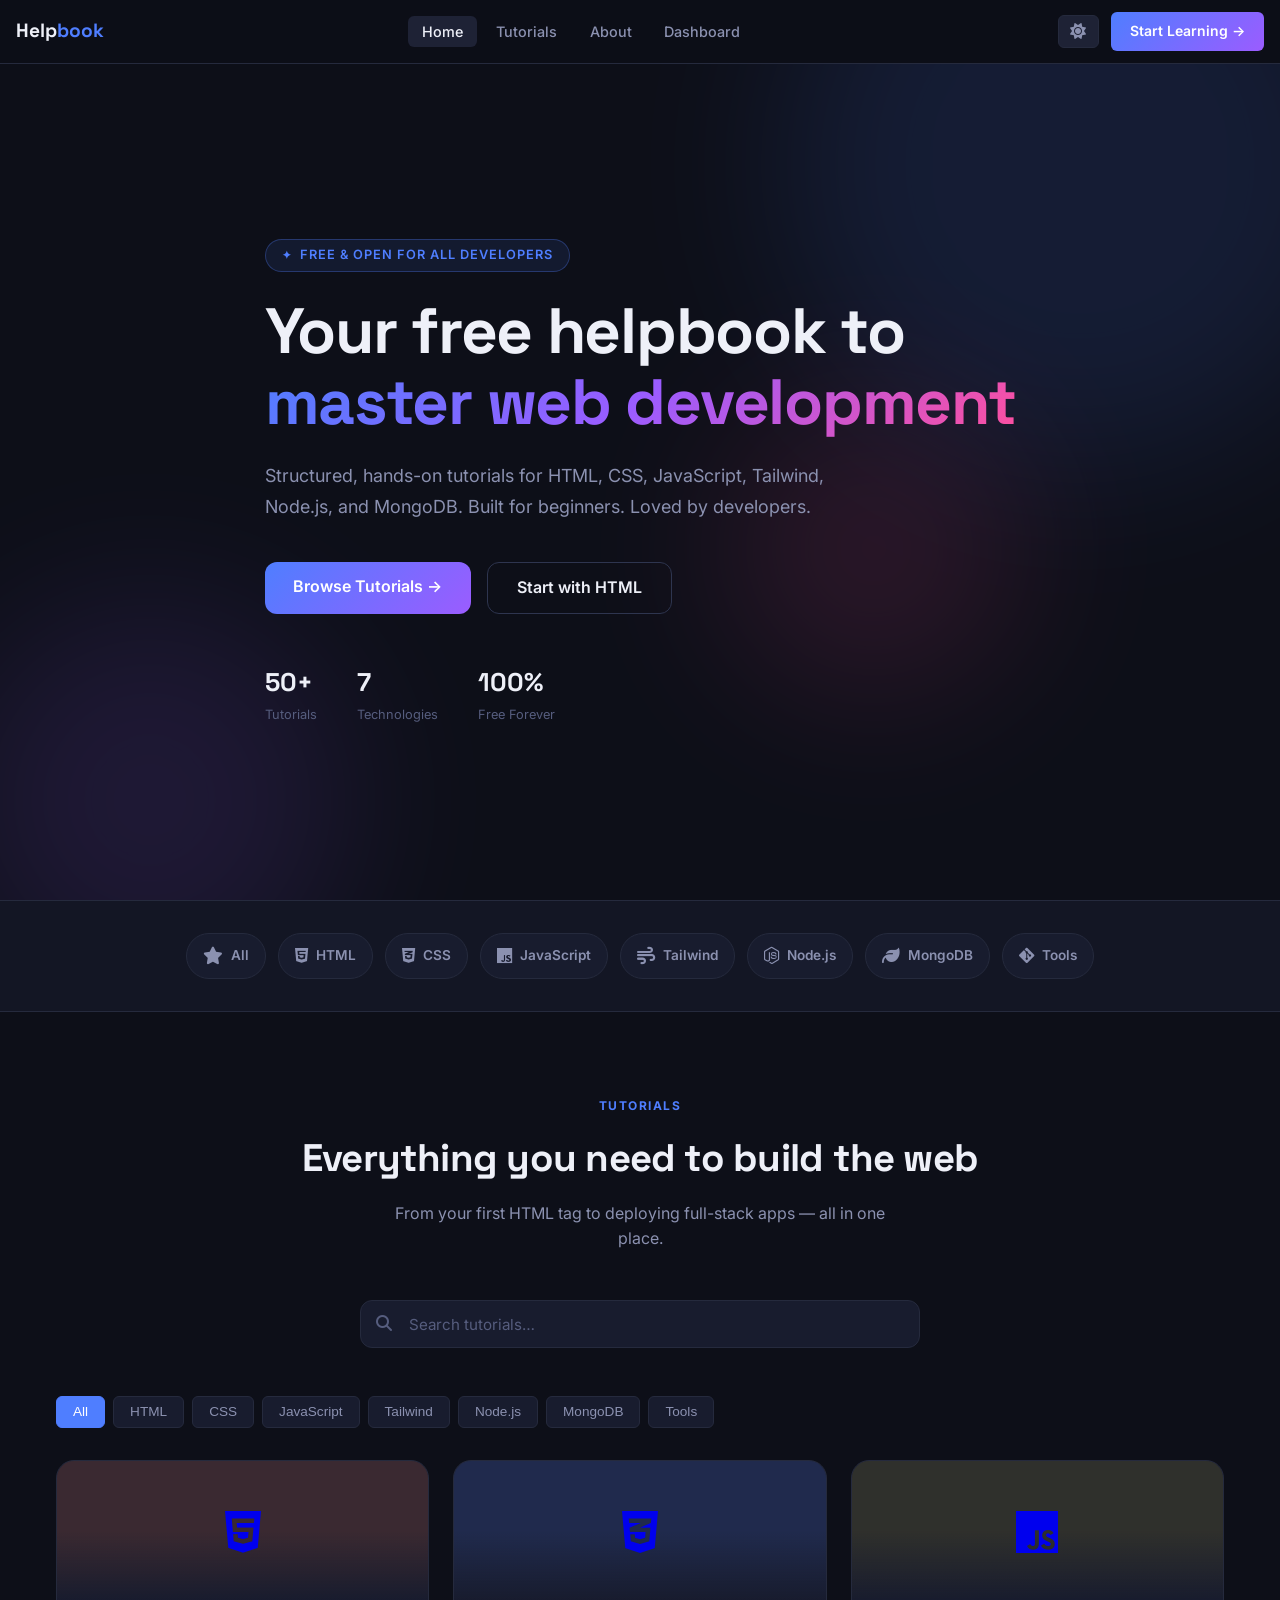
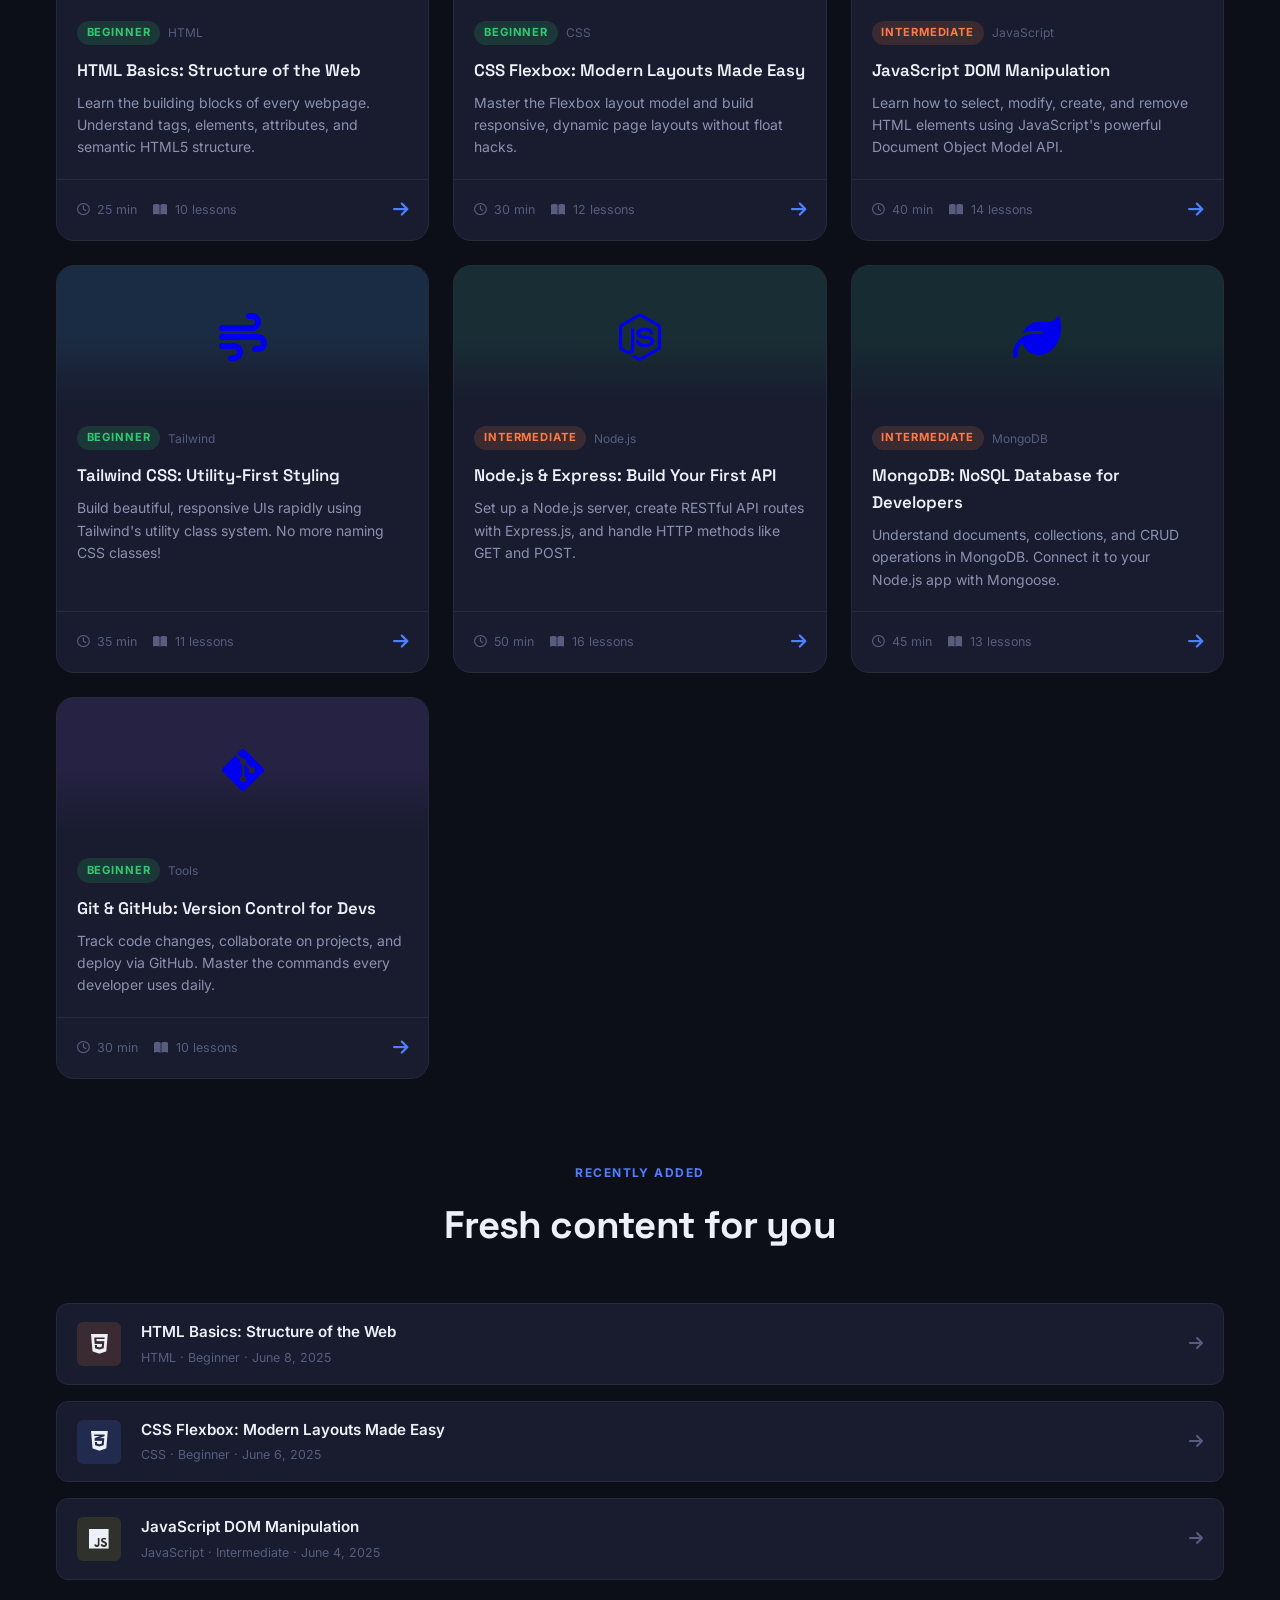
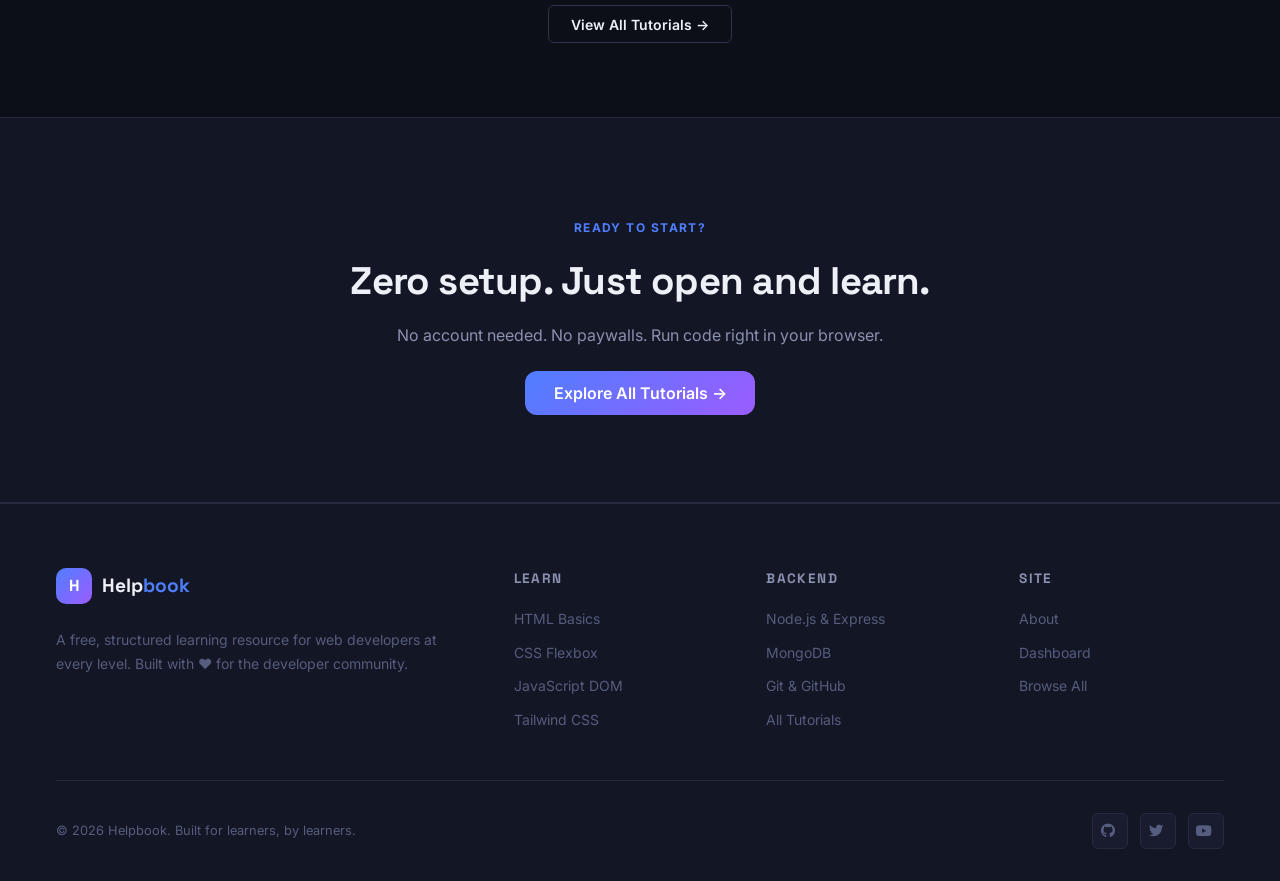
<file: index.html>
<!DOCTYPE html>
<html lang="en" data-theme="dark">

<head>
    <meta charset="UTF-8">
    <meta name="viewport" content="width=device-width, initial-scale=1.0">
    <meta name="description"
        content="Helpbook — Your free guide to mastering web development. Learn HTML, CSS, JavaScript, Tailwind CSS, Node.js, MongoDB and more.">
    <meta name="keywords"
        content="web development tutorials, HTML, CSS, JavaScript, Tailwind, Node.js, MongoDB, learn coding">
    <meta property="og:title" content="Helpbook — Master Web Development">
    <meta property="og:description"
        content="Free, structured web development tutorials for beginners and intermediate developers.">
    <title>Helpbook — Master Web Development</title>
    <link rel="stylesheet" href="style.css">
    <!-- Font Awesome 6 (Free) -->
    <link rel="stylesheet" href="https://cdnjs.cloudflare.com/ajax/libs/font-awesome/6.4.0/css/all.min.css">
    <link rel="shortcut icon" href="favicon.png" type="image/x-icon">
</head>

<body>

    <!-- ===== NAVBAR ===== -->
    <nav class="navbar">
        <a href="index.html" class="nav-brand">
            <span class="nav-brand-text">Help<span>book</span></span>
        </a>
        <ul class="nav-links">
            <li><a href="index.html" class="active">Home</a></li>
            <li><a href="tutorials.html">Tutorials</a></li>
            <li><a href="about.html">About</a></li>
            <li><a href="dashboard.html">Dashboard</a></li>
        </ul>
        <div class="nav-actions">
            <button class="btn-theme" id="themeBtn" onclick="toggleTheme()"><i class="fas fa-sun"></i></button>
            <a href="tutorials.html" class="btn-primary">Start Learning →</a>
            <button class="hamburger" id="hamburger"><i class="fas fa-bars"></i></button>
        </div>
    </nav>
    <div class="mobile-menu" id="mobileMenu">
        <a href="index.html">Home</a>
        <a href="tutorials.html">Tutorials</a>
        <a href="about.html">About</a>
        <a href="dashboard.html">Dashboard</a>
    </div>

    <main>
        <!-- ===== HERO ===== -->
        <section class="hero">
            <div class="hero-bg">
                <div class="hero-orb orb-1"></div>
                <div class="hero-orb orb-2"></div>
                <div class="hero-orb orb-3"></div>
            </div>
            <div class="container">
                <div class="hero-content fade-up">
                    <div class="hero-eyebrow">Free & Open for All Developers</div>
                    <h1 class="hero-title">
                        Your free helpbook to<br>
                        <span class="highlight">master web development</span>
                    </h1>
                    <p class="hero-sub">
                        Structured, hands-on tutorials for HTML, CSS, JavaScript, Tailwind, Node.js, and MongoDB.
                        Built for beginners. Loved by developers.
                    </p>
                    <div class="hero-cta">
                        <a href="tutorials.html" class="btn-primary btn-lg">Browse Tutorials →</a>
                        <a href="tutorial.html?id=html-basics" class="btn-outline btn-lg">Start with HTML</a>
                    </div>
                    <div class="hero-stats">
                        <div class="hero-stat">
                            <div class="hero-stat-num">50+</div>
                            <div class="hero-stat-label">Tutorials</div>
                        </div>
                        <div class="hero-stat">
                            <div class="hero-stat-num">7</div>
                            <div class="hero-stat-label">Technologies</div>
                        </div>
                        <div class="hero-stat">
                            <div class="hero-stat-num">100%</div>
                            <div class="hero-stat-label">Free Forever</div>
                        </div>
                    </div>
                </div>
            </div>
        </section>

        <!-- ===== TECH STRIP ===== -->
        <section class="tech-strip">
            <div class="container">
                <div class="tech-pills" id="techPills"></div>
            </div>
        </section>

        <!-- ===== FEATURED TUTORIALS ===== -->
        <section class="section">
            <div class="container">
                <div class="section-header fade-up">
                    <div class="section-label">Tutorials</div>
                    <h2 class="section-title">Everything you need to build the web</h2>
                    <p class="section-sub">From your first HTML tag to deploying full-stack apps — all in one place.</p>
                </div>

                <div class="search-wrap fade-up">
                    <span class="search-icon"><i class="fas fa-search"></i></span>
                    <input type="search" class="search-input" id="homeSearch" placeholder="Search tutorials…"
                        autocomplete="off">
                    <button class="search-clear" id="searchClear"><i class="fas fa-times"></i></button>
                </div>

                <div class="filter-tabs" id="filterTabs"></div>
                <div class="cards-grid" id="cardsGrid"></div>
            </div>
        </section>

        <!-- ===== RECENT ===== -->
        <section class="section" style="padding-top:0">
            <div class="container">
                <div class="section-header">
                    <div class="section-label">Recently Added</div>
                    <h2 class="section-title">Fresh content for you</h2>
                </div>
                <div class="recent-list" id="recentList"></div>
                <div style="text-align:center;margin-top:2rem">
                    <a href="tutorials.html" class="btn-outline">View All Tutorials →</a>
                </div>
            </div>
        </section>

        <!-- ===== CTA ===== -->
        <section class="section-sm"
            style="background:var(--bg-secondary);border-top:1px solid var(--border);border-bottom:1px solid var(--border)">
            <div class="container" style="text-align:center;padding:3rem 1.5rem">
                <div class="section-label">Ready to start?</div>
                <h2 class="section-title">Zero setup. Just open and learn.</h2>
                <p class="section-sub" style="margin-bottom:2rem">No account needed. No paywalls. Run code right in your
                    browser.</p>
                <a href="tutorials.html" class="btn-primary btn-lg">Explore All Tutorials →</a>
            </div>
        </section>
    </main>

    <!-- ===== FOOTER ===== -->
    <footer>
        <div class="container">
            <div class="footer-grid">
                <div>
                    <a href="index.html" class="nav-brand" style="margin-bottom:0.75rem;display:inline-flex">
                        <div class="nav-logo">H</div>
                        <span class="nav-brand-text">Help<span>book</span></span>
                    </a>
                    <p class="footer-brand-desc">A free, structured learning resource for web developers at every level.
                        Built with ❤️ for the developer community.</p>
                </div>
                <div>
                    <div class="footer-heading">Learn</div>
                    <ul class="footer-links">
                        <li><a href="tutorial.html?id=html-basics">HTML Basics</a></li>
                        <li><a href="tutorial.html?id=css-flexbox">CSS Flexbox</a></li>
                        <li><a href="tutorial.html?id=js-dom">JavaScript DOM</a></li>
                        <li><a href="tutorial.html?id=tailwind-intro">Tailwind CSS</a></li>
                    </ul>
                </div>
                <div>
                    <div class="footer-heading">Backend</div>
                    <ul class="footer-links">
                        <li><a href="tutorial.html?id=nodejs-express">Node.js & Express</a></li>
                        <li><a href="tutorial.html?id=mongodb-basics">MongoDB</a></li>
                        <li><a href="tutorial.html?id=git-github">Git & GitHub</a></li>
                        <li><a href="tutorials.html">All Tutorials</a></li>
                    </ul>
                </div>
                <div>
                    <div class="footer-heading">Site</div>
                    <ul class="footer-links">
                        <li><a href="about.html">About</a></li>
                        <li><a href="dashboard.html">Dashboard</a></li>
                        <li><a href="tutorials.html">Browse All</a></li>
                    </ul>
                </div>
            </div>
            <div class="footer-bottom">
                <div class="footer-copy">© 2026 Helpbook. Built for learners, by learners.</div>
                <div class="footer-socials">
                    <a class="social-btn" href="#" title="GitHub"><i class="fab fa-github"></i></a>
                    <a class="social-btn" href="#" title="Twitter"><i class="fab fa-twitter"></i></a>
                    <a class="social-btn" href="#" title="YouTube"><i class="fab fa-youtube"></i></a>
                </div>
            </div>
        </div>
    </footer>

    <script src="data.js"></script>
    <script src="main.js"></script>
    <script>
        // Build tech pills
        const techs = ['All', ...new Set(TUTORIALS.map(t => t.tech))];
        const pillColors = { HTML: '#ff7b45', CSS: '#4f7eff', JavaScript: '#f7df1e', Tailwind: '#38bdf8', 'Node.js': '#2ecc71', MongoDB: '#00ed64', Tools: '#9b5cff' };
        const pillIcons = { HTML: '<i class="fab fa-html5"></i>', CSS: '<i class="fab fa-css3-alt"></i>', JavaScript: '<i class="fab fa-js"></i>', Tailwind: '<i class="fas fa-wind"></i>', 'Node.js': '<i class="fab fa-node-js"></i>', MongoDB: '<i class="fas fa-leaf"></i>', Tools: '<i class="fab fa-git-alt"></i>', All: '<i class="fas fa-star"></i>' };

        document.getElementById('techPills').innerHTML = techs.map(t =>
            `<a href="tutorials.html?tech=${t}" class="tech-pill">
        <span class="pill-icon">${pillIcons[t] || '<i class="fas fa-book-open"></i>'}</span>${t}
        </a>`).join('');

        // Build filter tabs
        let activeTech = 'All';
        document.getElementById('filterTabs').innerHTML = techs.map(t =>
            `<button class="filter-tab${t === 'All' ? ' active' : ''}" data-tech="${t}">${t}</button>`).join('');

        document.querySelectorAll('.filter-tab').forEach(btn => {
            btn.addEventListener('click', () => {
                document.querySelectorAll('.filter-tab').forEach(b => b.classList.remove('active'));
                btn.classList.add('active');
                activeTech = btn.dataset.tech;
                const q = document.getElementById('homeSearch').value.trim().toLowerCase();
                filterCards(q, activeTech, 'cardsGrid');
            });
        });

        // Build cards
        document.getElementById('cardsGrid').innerHTML = TUTORIALS.map(buildTutorialCard).join('');
        // Build recent (3 most recent)
        document.getElementById('recentList').innerHTML = TUTORIALS.slice(0, 3).map(buildRecentItem).join('');

        // Init search
        initSearch('homeSearch', 'cardsGrid');
    </script>
</body>

</html>
</file>
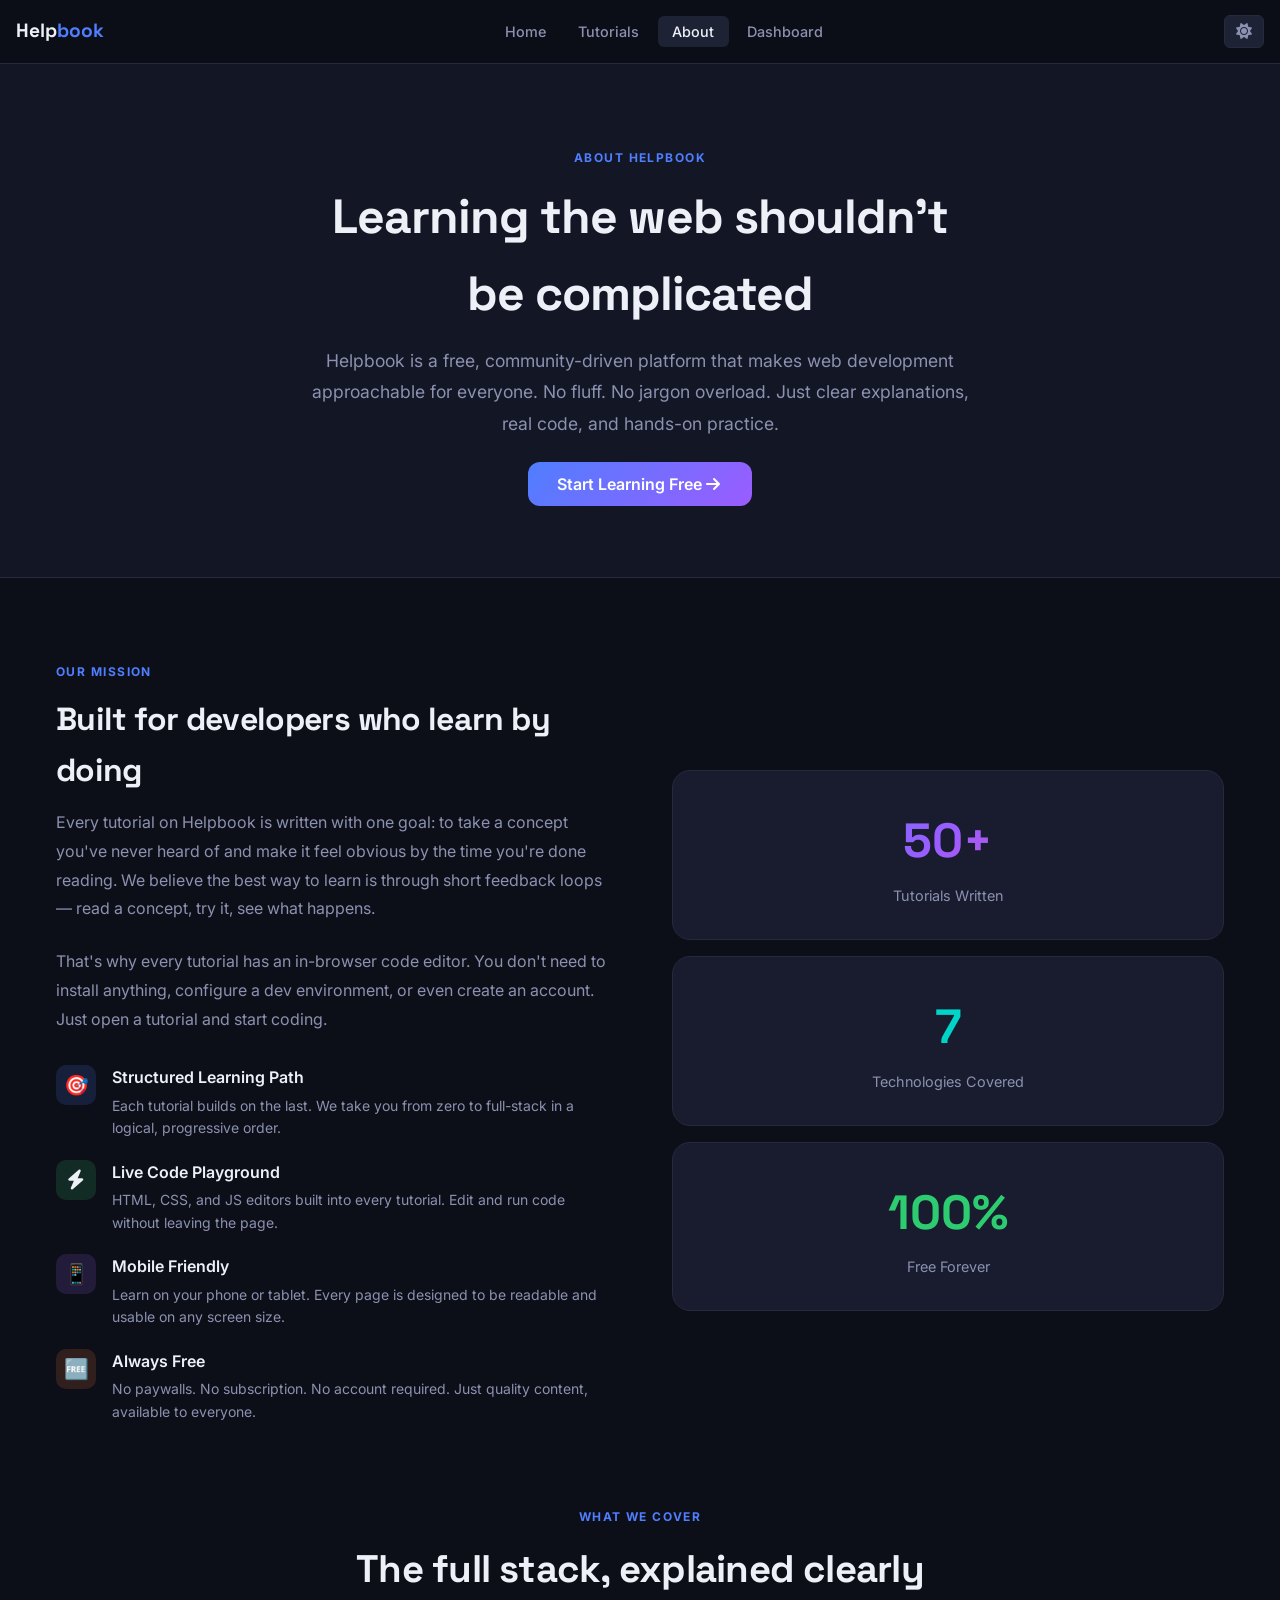
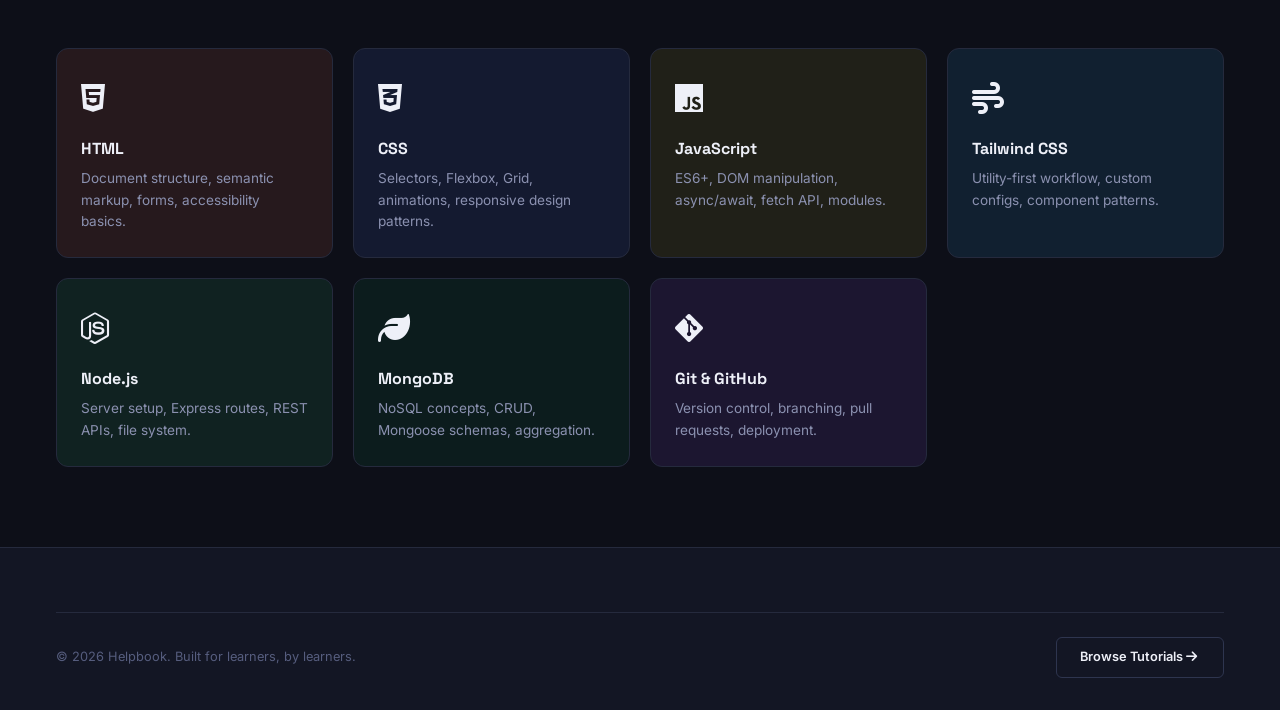
<file: about.html>
<!DOCTYPE html>
<html lang="en" data-theme="dark">

<head>
    <meta charset="UTF-8">
    <meta name="viewport" content="width=device-width, initial-scale=1.0">
    <meta name="description"
        content="About Helpbook — A free web development learning platform built for beginners and intermediate developers.">
    <title>About — Helpbook</title>
    <link rel="stylesheet" href="style.css">
    <!-- Font Awesome 6 (Free) -->
    <link rel="stylesheet" href="https://cdnjs.cloudflare.com/ajax/libs/font-awesome/6.4.0/css/all.min.css">
    <link rel="shortcut icon" href="favicon.png" type="image/x-icon">
</head>

<body>
    <nav class="navbar">
        <a href="index.html" class="nav-brand">
            <span class="nav-brand-text">Help<span>book</span></span>
        </a>
        <ul class="nav-links">
            <li><a href="index.html">Home</a></li>
            <li><a href="tutorials.html">Tutorials</a></li>
            <li><a href="about.html" class="active">About</a></li>
            <li><a href="dashboard.html">Dashboard</a></li>
        </ul>
        <div class="nav-actions">
            <button class="btn-theme" id="themeBtn" onclick="toggleTheme()"><i class="fas fa-sun"></i></button>
            <button class="hamburger" id="hamburger"><i class="fas fa-bars"></i></button>
        </div>
    </nav>
    <div class="mobile-menu" id="mobileMenu">
        <a href="index.html">Home</a>
        <a href="tutorials.html">Tutorials</a>
        <a href="about.html">About</a>
        <a href="dashboard.html">Dashboard</a>
    </div>

    <main>
        <!-- Hero -->
        <section class="about-hero" style="background:var(--bg-secondary);border-bottom:1px solid var(--border)">
            <div class="container">
                <div style="text-align:center;max-width:680px;margin:0 auto">
                    <div class="section-label">About Helpbook</div>
                    <h1 class="section-title" style="font-size:clamp(2rem,4vw,3rem)">Learning the web shouldn't be
                        complicated</h1>
                    <p style="color:var(--text-secondary);font-size:1.1rem;line-height:1.8;margin-bottom:2rem">
                        Helpbook is a free, community-driven platform that makes web development approachable for
                        everyone.
                        No fluff. No jargon overload. Just clear explanations, real code, and hands-on practice.
                    </p>
                    <a href="tutorials.html" class="btn-primary btn-lg">Start Learning Free <i
                            class="fas fa-arrow-right"></i></a>
                </div>
            </div>
        </section>

        <!-- Mission -->
        <section class="section">
            <div class="container">
                <div class="about-grid">
                    <div>
                        <div class="section-label">Our Mission</div>
                        <h2 class="section-title" style="text-align:left;font-size:2rem">Built for developers who learn
                            by doing</h2>
                        <p style="color:var(--text-secondary);line-height:1.8;margin-bottom:1.5rem">
                            Every tutorial on Helpbook is written with one goal: to take a concept you've never heard of
                            and make it feel obvious by the time you're done reading. We believe the best way to learn
                            is through short feedback loops — read a concept, try it, see what happens.
                        </p>
                        <p style="color:var(--text-secondary);line-height:1.8">
                            That's why every tutorial has an in-browser code editor. You don't need to install anything,
                            configure a dev environment, or even create an account. Just open a tutorial and start
                            coding.
                        </p>
                        <div class="about-feature-list">
                            <div class="about-feature">
                                <div class="about-feature-icon" style="background:rgba(79,126,255,0.15)">🎯</div>
                                <div>
                                    <div class="about-feature-title">Structured Learning Path</div>
                                    <div class="about-feature-desc">Each tutorial builds on the last. We take you from
                                        zero to full-stack in a logical, progressive order.</div>
                                </div>
                            </div>
                            <div class="about-feature">
                                <div class="about-feature-icon" style="background:rgba(46,204,113,0.15)"><i
                                        class="fas fa-bolt"></i></div>
                                <div>
                                    <div class="about-feature-title">Live Code Playground</div>
                                    <div class="about-feature-desc">HTML, CSS, and JS editors built into every tutorial.
                                        Edit and run code without leaving the page.</div>
                                </div>
                            </div>
                            <div class="about-feature">
                                <div class="about-feature-icon" style="background:rgba(155,92,255,0.15)">📱</div>
                                <div>
                                    <div class="about-feature-title">Mobile Friendly</div>
                                    <div class="about-feature-desc">Learn on your phone or tablet. Every page is
                                        designed to be readable and usable on any screen size.</div>
                                </div>
                            </div>
                            <div class="about-feature">
                                <div class="about-feature-icon" style="background:rgba(255,123,69,0.15)">🆓</div>
                                <div>
                                    <div class="about-feature-title">Always Free</div>
                                    <div class="about-feature-desc">No paywalls. No subscription. No account required.
                                        Just quality content, available to everyone.</div>
                                </div>
                            </div>
                        </div>
                    </div>
                    <div style="display:flex;flex-direction:column;gap:1rem">
                        <!-- Stats cards -->
                        <div
                            style="background:var(--bg-card);border:1px solid var(--border);border-radius:var(--radius-lg);padding:2rem;text-align:center">
                            <div
                                style="font-family:var(--font-display);font-size:3rem;font-weight:800;background:var(--gradient-hero);-webkit-background-clip:text;-webkit-text-fill-color:transparent;background-clip:text">
                                50+</div>
                            <div style="color:var(--text-secondary);font-size:0.9rem;margin-top:0.25rem">Tutorials
                                Written</div>
                        </div>
                        <div
                            style="background:var(--bg-card);border:1px solid var(--border);border-radius:var(--radius-lg);padding:2rem;text-align:center">
                            <div
                                style="font-family:var(--font-display);font-size:3rem;font-weight:800;color:var(--accent-cyan)">
                                7</div>
                            <div style="color:var(--text-secondary);font-size:0.9rem;margin-top:0.25rem">Technologies
                                Covered</div>
                        </div>
                        <div
                            style="background:var(--bg-card);border:1px solid var(--border);border-radius:var(--radius-lg);padding:2rem;text-align:center">
                            <div
                                style="font-family:var(--font-display);font-size:3rem;font-weight:800;color:var(--accent-green)">
                                100%</div>
                            <div style="color:var(--text-secondary);font-size:0.9rem;margin-top:0.25rem">Free Forever
                            </div>
                        </div>
                    </div>
                </div>
            </div>
        </section>

        <!-- Tech Coverage -->
        <section class="section" style="padding-top:0">
            <div class="container">
                <div class="section-header">
                    <div class="section-label">What We Cover</div>
                    <h2 class="section-title">The full stack, explained clearly</h2>
                </div>
                <div style="display:grid;grid-template-columns:repeat(auto-fill,minmax(240px,1fr));gap:1.25rem">
                    <div
                        style="background:var(--bg-card);border:1px solid var(--border);border-radius:var(--radius-md);padding:1.5rem;background-color:rgba(255,123,69,0.1)">
                        <div style="font-size:2rem;margin-bottom:0.75rem"><i class="fab fa-html5"></i></div>
                        <div style="font-family:var(--font-display);font-weight:700;margin-bottom:0.4rem">HTML</div>
                        <div style="font-size:0.85rem;color:var(--text-secondary);line-height:1.6">Document structure,
                            semantic markup, forms, accessibility basics.</div>
                    </div>
                    <div
                        style="background:var(--bg-card);border:1px solid var(--border);border-radius:var(--radius-md);padding:1.5rem;background-color:rgba(79,126,255,0.1)">
                        <div style="font-size:2rem;margin-bottom:0.75rem"><i class="fab fa-css3-alt"></i></div>
                        <div style="font-family:var(--font-display);font-weight:700;margin-bottom:0.4rem">CSS</div>
                        <div style="font-size:0.85rem;color:var(--text-secondary);line-height:1.6">Selectors, Flexbox,
                            Grid, animations, responsive design patterns.</div>
                    </div>
                    <div
                        style="background:var(--bg-card);border:1px solid var(--border);border-radius:var(--radius-md);padding:1.5rem;background-color:rgba(247,223,30,0.08)">
                        <div style="font-size:2rem;margin-bottom:0.75rem"><i class="fab fa-js"></i></div>
                        <div style="font-family:var(--font-display);font-weight:700;margin-bottom:0.4rem">JavaScript
                        </div>
                        <div style="font-size:0.85rem;color:var(--text-secondary);line-height:1.6">ES6+, DOM
                            manipulation, async/await, fetch API, modules.</div>
                    </div>
                    <div
                        style="background:var(--bg-card);border:1px solid var(--border);border-radius:var(--radius-md);padding:1.5rem;background-color:rgba(56,189,248,0.1)">
                        <div style="font-size:2rem;margin-bottom:0.75rem"><i class="fas fa-wind"></i></div>
                        <div style="font-family:var(--font-display);font-weight:700;margin-bottom:0.4rem">Tailwind CSS
                        </div>
                        <div style="font-size:0.85rem;color:var(--text-secondary);line-height:1.6">Utility-first
                            workflow, custom configs, component patterns.</div>
                    </div>
                    <div
                        style="background:var(--bg-card);border:1px solid var(--border);border-radius:var(--radius-md);padding:1.5rem;background-color:rgba(46,204,113,0.1)">
                        <div style="font-size:2rem;margin-bottom:0.75rem"><i class="fab fa-node-js"></i></div>
                        <div style="font-family:var(--font-display);font-weight:700;margin-bottom:0.4rem">Node.js</div>
                        <div style="font-size:0.85rem;color:var(--text-secondary);line-height:1.6">Server setup, Express
                            routes, REST APIs, file system.</div>
                    </div>
                    <div
                        style="background:var(--bg-card);border:1px solid var(--border);border-radius:var(--radius-md);padding:1.5rem;background-color:rgba(0,237,100,0.06)">
                        <div style="font-size:2rem;margin-bottom:0.75rem"><i class="fas fa-leaf"></i></div>
                        <div style="font-family:var(--font-display);font-weight:700;margin-bottom:0.4rem">MongoDB</div>
                        <div style="font-size:0.85rem;color:var(--text-secondary);line-height:1.6">NoSQL concepts, CRUD,
                            Mongoose schemas, aggregation.</div>
                    </div>
                    <div
                        style="background:var(--bg-card);border:1px solid var(--border);border-radius:var(--radius-md);padding:1.5rem;background-color:rgba(155,92,255,0.1)">
                        <div style="font-size:2rem;margin-bottom:0.75rem"><i class="fab fa-git-alt"></i></div>
                        <div style="font-family:var(--font-display);font-weight:700;margin-bottom:0.4rem">Git &amp;
                            GitHub</div>
                        <div style="font-size:0.85rem;color:var(--text-secondary);line-height:1.6">Version control,
                            branching, pull requests, deployment.</div>
                    </div>
                </div>
            </div>
        </section>

    </main>

    <footer>
        <div class="container">
            <div class="footer-bottom" style="padding-top:1.5rem;border-top:1px solid var(--border)">
                <div class="footer-copy">© 2026 Helpbook. Built for learners, by learners.</div>
                <a href="tutorials.html" class="btn-outline" style="font-size:0.8rem">Browse Tutorials <i
                        class="fas fa-arrow-right"></i></a>
            </div>
        </div>
    </footer>

    <script src="data.js"></script>
    <script src="main.js"></script>
</body>

</html>
</file>
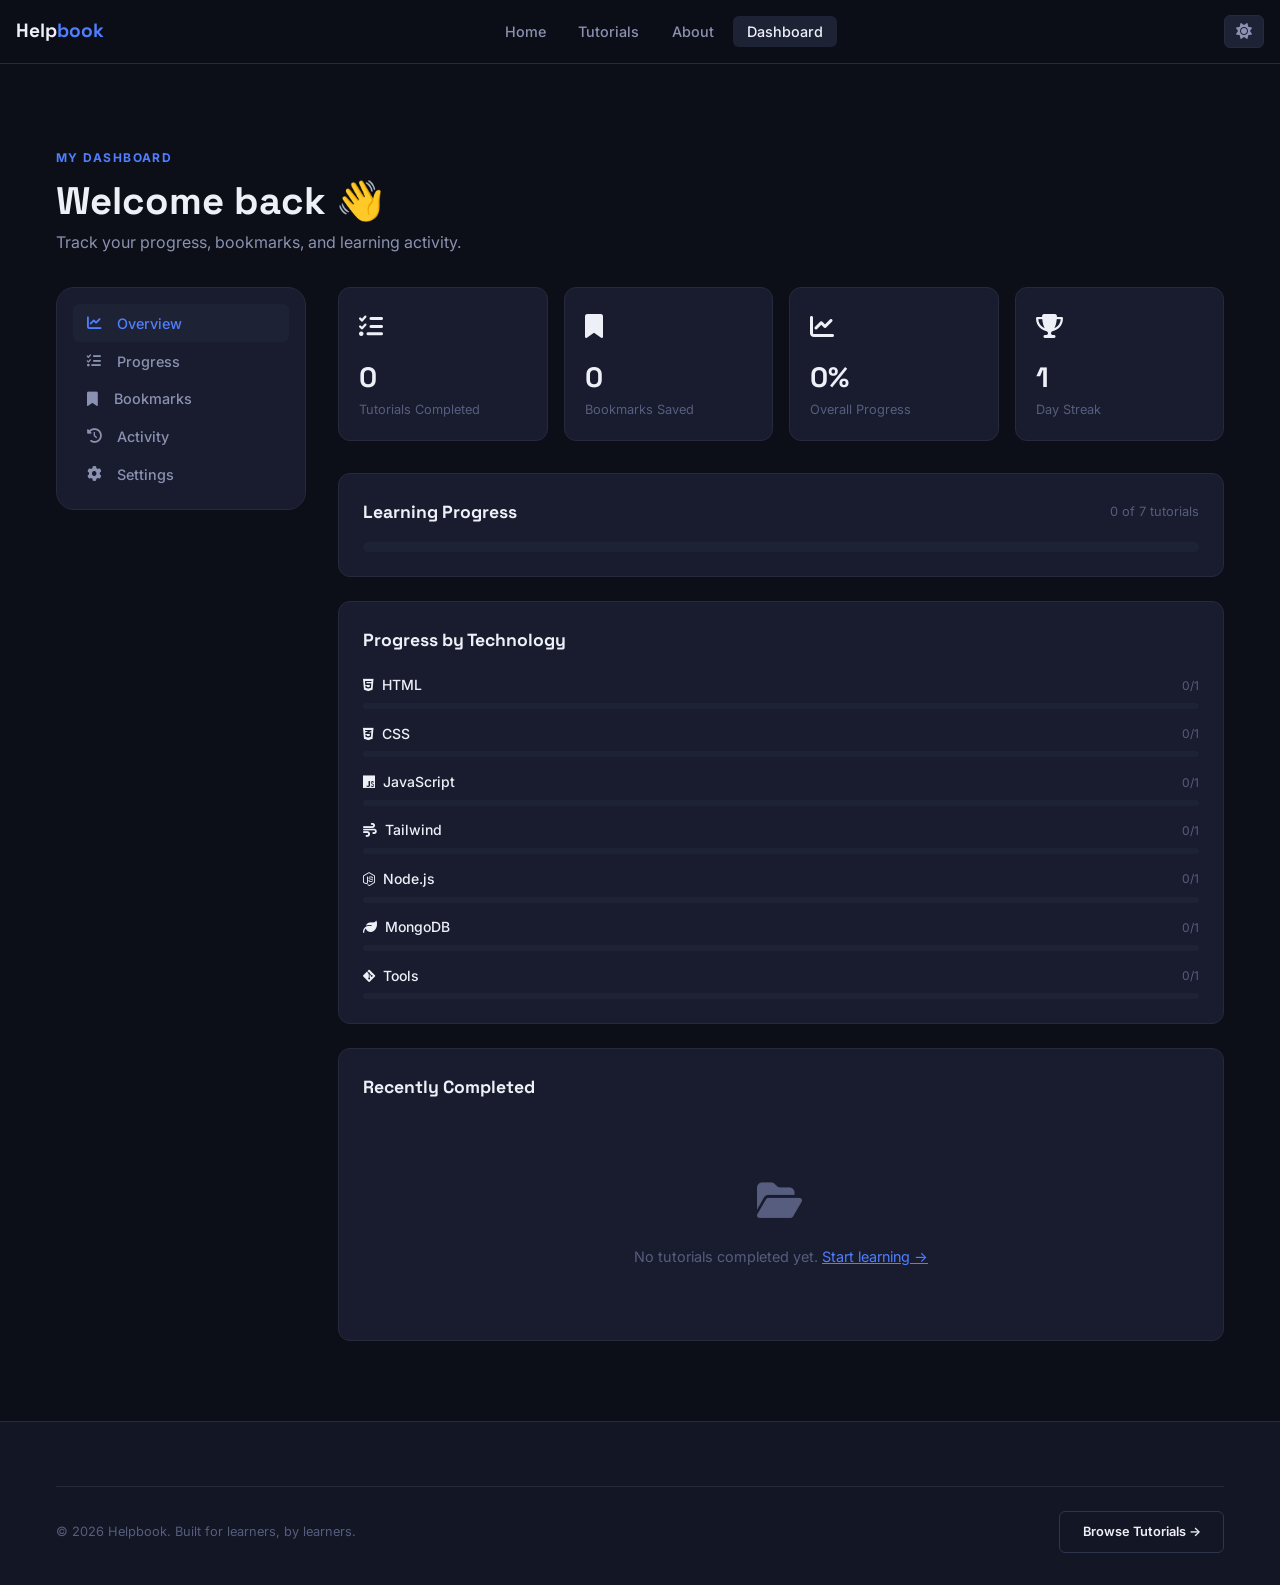
<file: dashboard.html>
<!DOCTYPE html>
<html lang="en" data-theme="dark">

<head>
    <meta charset="UTF-8">
    <meta name="viewport" content="width=device-width, initial-scale=1.0">
    <meta name="description" content="Your Helpbook Dashboard — track progress, bookmarks, and learning streaks.">
    <title>Dashboard — Helpbook</title>
    <link rel="stylesheet" href="style.css">
    <!-- Font Awesome 6 (Free) -->
    <link rel="stylesheet" href="https://cdnjs.cloudflare.com/ajax/libs/font-awesome/6.4.0/css/all.min.css">
    <link rel="shortcut icon" href="favicon.png" type="image/x-icon">
</head>

<body>
    <nav class="navbar">
        <a href="index.html" class="nav-brand">
            <span class="nav-brand-text">Help<span>book</span></span>
        </a>
        <ul class="nav-links">
            <li><a href="index.html">Home</a></li>
            <li><a href="tutorials.html">Tutorials</a></li>
            <li><a href="about.html">About</a></li>
            <li><a href="dashboard.html" class="active">Dashboard</a></li>
        </ul>
        <div class="nav-actions">
            <button class="btn-theme" id="themeBtn" onclick="toggleTheme()"><i class="fas fa-sun"></i></button>
            <button class="hamburger" id="hamburger"><i class="fas fa-bars"></i></button>
        </div>
    </nav>
    <div class="mobile-menu" id="mobileMenu">
        <a href="index.html">Home</a>
        <a href="tutorials.html">Tutorials</a>
        <a href="about.html">About</a>
        <a href="dashboard.html">Dashboard</a>
    </div>

    <main>
        <div class="container section">

            <!-- Page header -->
            <div style="margin-bottom:2rem">
                <div class="section-label">My Dashboard</div>
                <h1
                    style="font-family:var(--font-display);font-size:clamp(1.75rem,3vw,2.5rem);font-weight:700;line-height:1.15;margin-bottom:0.4rem">
                    Welcome back 👋
                </h1>
                <p style="color:var(--text-secondary)">Track your progress, bookmarks, and learning activity.</p>
            </div>

            <div class="dash-grid">

                <!-- Sidebar nav -->
                <nav class="dash-nav" aria-label="Dashboard navigation">
                    <button class="dash-nav-item active" data-panel="overview"><i class="fas fa-chart-line"></i>
                        Overview</button>
                    <button class="dash-nav-item" data-panel="progress"><i class="fas fa-tasks"></i> Progress</button>
                    <button class="dash-nav-item" data-panel="bookmarks"><i class="fas fa-bookmark"></i>
                        Bookmarks</button>
                    <button class="dash-nav-item" data-panel="activity"><i class="fas fa-history"></i> Activity</button>
                    <button class="dash-nav-item" data-panel="settings" style="margin-top:auto"><i
                            class="fas fa-cog"></i> Settings</button>
                </nav>

                <!-- Main content area -->
                <div id="dashMain">

                    <!-- ===== OVERVIEW PANEL ===== -->
                    <div class="dash-panel active" id="panel-overview">

                        <!-- Stat cards -->
                        <div class="dash-stat-grid">
                            <div class="dash-stat-card">
                                <div class="dash-stat-icon"><i class="fas fa-tasks"></i></div>
                                <div class="dash-stat-val" id="statCompleted">0</div>
                                <div class="dash-stat-label">Tutorials Completed</div>
                            </div>
                            <div class="dash-stat-card">
                                <div class="dash-stat-icon"><i class="fas fa-bookmark"></i></div>
                                <div class="dash-stat-val" id="statBookmarks">0</div>
                                <div class="dash-stat-label">Bookmarks Saved</div>
                            </div>
                            <div class="dash-stat-card">
                                <div class="dash-stat-icon"><i class="fas fa-chart-line"></i></div>
                                <div class="dash-stat-val" id="statPct">0%</div>
                                <div class="dash-stat-label">Overall Progress</div>
                            </div>
                            <div class="dash-stat-card">
                                <div class="dash-stat-icon"><i class="fas fa-trophy"></i></div>
                                <div class="dash-stat-val" id="statStreak">0</div>
                                <div class="dash-stat-label">Day Streak</div>
                            </div>
                        </div>

                        <!-- Overall progress bar -->
                        <div
                            style="background:var(--bg-card);border:1px solid var(--border);border-radius:var(--radius-md);padding:1.5rem;margin-bottom:1.5rem">
                            <div
                                style="display:flex;justify-content:space-between;align-items:center;margin-bottom:1rem">
                                <div class="dash-section-title" style="margin-bottom:0">Learning Progress</div>
                                <span style="font-size:0.8rem;color:var(--text-muted)" id="progressDetail">0 of 0
                                    tutorials</span>
                            </div>
                            <div class="progress-bar-wrap"
                                style="height:10px;border-radius:99px;background:var(--bg-elevated)">
                                <div class="progress-bar" id="overallBar"
                                    style="width:0%;height:100%;border-radius:99px;background:var(--gradient-btn);transition:width 0.6s ease">
                                </div>
                            </div>
                        </div>

                        <!-- Progress by tech -->
                        <div
                            style="background:var(--bg-card);border:1px solid var(--border);border-radius:var(--radius-md);padding:1.5rem;margin-bottom:1.5rem">
                            <div class="dash-section-title">Progress by Technology</div>
                            <div id="techBreakdown" style="display:flex;flex-direction:column;gap:0.85rem"></div>
                        </div>

                        <!-- Recent completions -->
                        <div
                            style="background:var(--bg-card);border:1px solid var(--border);border-radius:var(--radius-md);padding:1.5rem">
                            <div class="dash-section-title">Recently Completed</div>
                            <div id="recentCompleted"></div>
                        </div>
                    </div>

                    <!-- ===== PROGRESS PANEL ===== -->
                    <div class="dash-panel" id="panel-progress">
                        <div class="dash-section-title">All Tutorials</div>
                        <p style="color:var(--text-secondary);font-size:0.875rem;margin-bottom:1.5rem">Mark tutorials as
                            complete directly from here, or click one to read it.</p>
                        <div id="allTutorialsProgress" style="display:flex;flex-direction:column;gap:0.75rem"></div>
                    </div>

                    <!-- ===== BOOKMARKS PANEL ===== -->
                    <div class="dash-panel" id="panel-bookmarks">
                        <div class="dash-section-title">Saved Bookmarks</div>
                        <div id="bookmarksList"></div>
                    </div>

                    <!-- ===== ACTIVITY PANEL ===== -->
                    <div class="dash-panel" id="panel-activity">
                        <div class="dash-section-title">Learning Activity</div>
                        <p style="color:var(--text-secondary);font-size:0.875rem;margin-bottom:1.5rem">Your recent
                            interactions logged this session.</p>
                        <div id="activityLog" style="display:flex;flex-direction:column;gap:0.75rem"></div>
                    </div>

                    <!-- ===== SETTINGS PANEL ===== -->
                    <div class="dash-panel" id="panel-settings">
                        <div class="dash-section-title">Settings</div>

                        <div
                            style="background:var(--bg-card);border:1px solid var(--border);border-radius:var(--radius-md);padding:1.5rem;margin-bottom:1.25rem">
                            <div style="font-weight:600;margin-bottom:0.25rem">Appearance</div>
                            <p style="color:var(--text-secondary);font-size:0.875rem;margin-bottom:1rem">Choose how
                                Helpbook looks for you.</p>
                            <div style="display:flex;gap:0.75rem;flex-wrap:wrap">
                                <button class="btn-outline" id="setDark"><i class="fas fa-moon"></i> Dark Mode</button>
                                <button class="btn-outline" id="setLight"><i class="fas fa-sun"></i> Light Mode</button>
                            </div>
                        </div>

                        <div
                            style="background:var(--bg-card);border:1px solid var(--border);border-radius:var(--radius-md);padding:1.5rem;margin-bottom:1.25rem">
                            <div style="font-weight:600;margin-bottom:0.25rem">Reset Progress</div>
                            <p style="color:var(--text-secondary);font-size:0.875rem;margin-bottom:1rem">Clear all
                                completed tutorials. This cannot be undone.</p>
                            <button class="btn-outline" style="border-color:rgba(255,90,90,0.4);color:#ff5a5a"
                                id="resetProgressBtn"><i class="fas fa-trash-alt"></i> Reset All Progress</button>
                        </div>

                        <div
                            style="background:var(--bg-card);border:1px solid var(--border);border-radius:var(--radius-md);padding:1.5rem">
                            <div style="font-weight:600;margin-bottom:0.25rem">Clear Bookmarks</div>
                            <p style="color:var(--text-secondary);font-size:0.875rem;margin-bottom:1rem">Remove all
                                saved bookmarks.</p>
                            <button class="btn-outline" style="border-color:rgba(255,90,90,0.4);color:#ff5a5a"
                                id="clearBookmarksBtn"><i class="fas fa-trash-alt"></i> Clear All Bookmarks</button>
                        </div>
                    </div>

                </div><!-- /dashMain -->
            </div><!-- /dash-grid -->
        </div><!-- /container -->
    </main>

    <footer>
        <div class="container">
            <div class="footer-bottom" style="padding-top:1.5rem;border-top:1px solid var(--border)">
                <div class="footer-copy">© 2026 Helpbook. Built for learners, by learners.</div>
                <a href="tutorials.html" class="btn-outline" style="font-size:0.8rem">Browse Tutorials →</a>
            </div>
        </div>
    </footer>

    <script src="data.js"></script>
    <script src="main.js"></script>
    <script>
        // ---- HELPERS ----
        const techColors = {
            HTML: '#ff7b45', CSS: '#4f7eff', JavaScript: '#f7df1e',
            Tailwind: '#38bdf8', 'Node.js': '#2ecc71', MongoDB: '#00ed64', Tools: '#9b5cff'
        };
        const techIcons = {
            HTML: '<i class="fab fa-html5"></i>', CSS: '<i class="fab fa-css3-alt"></i>',
            JavaScript: '<i class="fab fa-js"></i>', Tailwind: '<i class="fas fa-wind"></i>',
            'Node.js': '<i class="fab fa-node-js"></i>', MongoDB: '<i class="fas fa-leaf"></i>',
            Tools: '<i class="fab fa-git-alt"></i>'
        };

        function emptyState(msg) {
            return `<div style="text-align:center;padding:3rem 1rem;color:var(--text-muted)">
                <div style="font-size:2.5rem;margin-bottom:0.75rem"><i class="fas fa-folder-open"></i></div>
                <div style="font-size:0.9rem">${msg}</div>
            </div>`;
        }

        function tutListItem(t, done) {
            return `
            <div style="background:var(--bg-card);border:1px solid ${done ? 'rgba(46,204,113,0.25)' : 'var(--border)'};border-radius:var(--radius-md);padding:1rem 1.25rem;display:flex;align-items:center;gap:1rem">
                <div style="width:42px;height:42px;border-radius:var(--radius-sm);background:${t.colorBg};display:flex;align-items:center;justify-content:center;font-size:1.25rem;flex-shrink:0">${t.icon}</div>
                <div style="flex:1;min-width:0">
                    <div style="font-weight:600;font-size:0.9rem;white-space:nowrap;overflow:hidden;text-overflow:ellipsis">${t.title}</div>
                    <div style="font-size:0.75rem;color:var(--text-muted);margin-top:0.15rem">${t.tech} · ${t.level} · ${t.duration}</div>
                </div>
                ${done ? '<span style="font-size:0.75rem;color:var(--accent-green);font-weight:600;flex-shrink:0"><i class=\"fas fa-check-circle\"></i> Done</span>' : ''}
                <a href="tutorial.html?id=${t.id}" class="btn-outline" style="font-size:0.75rem;padding:0.35rem 0.75rem;flex-shrink:0">Open →</a>
            </div>`;
        }

        // ---- LOAD DASHBOARD DATA ----
        function loadDashboard() {
            const progress = getProgress();
            const bookmarks = getBookmarks();
            const completed = Object.keys(progress);
            const total = TUTORIALS.length;
            const pct = total ? Math.round((completed.length / total) * 100) : 0;

            // Stat cards
            document.getElementById('statCompleted').textContent = completed.length;
            document.getElementById('statBookmarks').textContent = bookmarks.length;
            document.getElementById('statPct').textContent = pct + '%';

            // Streak logic
            let streak = parseInt(localStorage.getItem('hb_streak') || '0');
            const lastVisit = localStorage.getItem('hb_last_visit');
            const today = new Date().toDateString();
            if (lastVisit !== today) {
                const yesterday = new Date(Date.now() - 86400000).toDateString();
                streak = lastVisit === yesterday ? streak + 1 : 1;
                localStorage.setItem('hb_streak', streak);
                localStorage.setItem('hb_last_visit', today);
            }
            document.getElementById('statStreak').textContent = streak;

            // Overall progress bar
            document.getElementById('overallBar').style.width = pct + '%';
            document.getElementById('progressDetail').textContent = `${completed.length} of ${total} tutorials`;

            // Tech breakdown
            const techs = [...new Set(TUTORIALS.map(t => t.tech))];
            document.getElementById('techBreakdown').innerHTML = techs.map(tech => {
                const techTuts = TUTORIALS.filter(t => t.tech === tech);
                const doneCnt = techTuts.filter(t => completed.includes(t.id)).length;
                const techPct = techTuts.length ? Math.round((doneCnt / techTuts.length) * 100) : 0;
                return `
                <div>
                    <div style="display:flex;justify-content:space-between;align-items:center;margin-bottom:0.4rem">
                        <span style="font-size:0.875rem;font-weight:500">${techIcons[tech] || ''} ${tech}</span>
                        <span style="font-size:0.75rem;color:var(--text-muted)">${doneCnt}/${techTuts.length}</span>
                    </div>
                    <div style="height:6px;border-radius:99px;background:var(--bg-elevated)">
                        <div style="height:100%;border-radius:99px;width:${techPct}%;background:${techColors[tech] || 'var(--accent-blue)'};transition:width 0.6s ease"></div>
                    </div>
                </div>`;
            }).join('');

            // Recent completions (up to 4)
            const recentDone = TUTORIALS.filter(t => completed.includes(t.id)).slice(0, 4);
            document.getElementById('recentCompleted').innerHTML = recentDone.length
                ? recentDone.map(t => tutListItem(t, true)).join('')
                : emptyState('No tutorials completed yet. <a href="tutorials.html" style="color:var(--accent-blue)">Start learning →</a>');

            // ---- PROGRESS PANEL ----
            // BUG FIX: Added a "Mark Complete / Undo" toggle button so users can actually
            // mark tutorials complete from this panel, as the description promises.
            document.getElementById('allTutorialsProgress').innerHTML = TUTORIALS.map(t => {
                const done = completed.includes(t.id);
                return `
                <div id="prog-row-${t.id}" style="background:var(--bg-card);border:1px solid ${done ? 'rgba(46,204,113,0.3)' : 'var(--border)'};border-radius:var(--radius-md);padding:1rem 1.25rem;display:flex;align-items:center;gap:1rem;transition:border-color 0.2s">
                    <div style="font-size:1.5rem;flex-shrink:0">${t.icon}</div>
                    <div style="flex:1;min-width:0">
                        <div style="font-weight:600;font-size:0.9rem;white-space:nowrap;overflow:hidden;text-overflow:ellipsis">${t.title}</div>
                        <div style="font-size:0.75rem;color:var(--text-muted);margin-top:0.15rem">${t.tech} · ${t.level} · ${t.duration}</div>
                    </div>
                    <div style="display:flex;gap:0.5rem;align-items:center;flex-shrink:0">
                        <button
                            class="btn-outline"
                            onclick="toggleComplete('${t.id}', this)"
                            style="font-size:0.75rem;padding:0.35rem 0.75rem;${done ? 'color:var(--accent-green);border-color:rgba(46,204,113,0.5)' : ''}">
                            ${done ? '<i class="fas fa-check-circle"></i> Done' : 'Mark Complete'}
                        </button>
                        <a href="tutorial.html?id=${t.id}" class="btn-outline" style="font-size:0.75rem;padding:0.35rem 0.75rem">Open</a>
                    </div>
                </div>`;
            }).join('');

            // ---- BOOKMARKS PANEL ----
            const bmTuts = TUTORIALS.filter(t => bookmarks.includes(t.id));
            document.getElementById('bookmarksList').innerHTML = bmTuts.length
                ? bmTuts.map(t => tutListItem(t, completed.includes(t.id))).join('')
                : emptyState('No bookmarks yet. Hit the <i class="fas fa-bookmark"></i> icon on any tutorial to save it here.');

            // ---- ACTIVITY PANEL ----
            const activity = JSON.parse(sessionStorage.getItem('hb_activity') || '[]');
            document.getElementById('activityLog').innerHTML = activity.length
                ? activity.slice().reverse().map(a => `
                    <div style="background:var(--bg-card);border:1px solid var(--border);border-radius:var(--radius-sm);padding:0.85rem 1.1rem;display:flex;align-items:center;gap:0.75rem">
                        <span style="font-size:1.1rem">${a.icon}</span>
                        <div>
                            <div style="font-size:0.875rem;font-weight:500">${a.msg}</div>
                            <div style="font-size:0.75rem;color:var(--text-muted)">${a.time}</div>
                        </div>
                    </div>`).join('')
                : emptyState('No activity yet this session. Go read some tutorials!');
        }

        // BUG FIX: toggleComplete - new function to mark/unmark tutorials complete inline
        function toggleComplete(id, btn) {
            const p = getProgress();
            const wasDone = !!p[id];
            if (wasDone) {
                delete p[id];
                localStorage.setItem('hb_progress', JSON.stringify(p));
                showToast('Marked as incomplete.', '<i class="fas fa-undo"></i>');
            } else {
                markComplete(id);
                showToast('Marked as complete!', '<i class="fas fa-check-circle"></i>');
            }
            // Refresh progress panel row immediately without full reload
            const row = document.getElementById('prog-row-' + id);
            if (row) {
                const nowDone = !wasDone;
                row.style.borderColor = nowDone ? 'rgba(46,204,113,0.3)' : 'var(--border)';
                btn.innerHTML = nowDone ? '<i class="fas fa-check-circle"></i> Done' : 'Mark Complete';
                btn.style.color = nowDone ? 'var(--accent-green)' : '';
                btn.style.borderColor = nowDone ? 'rgba(46,204,113,0.5)' : '';
            }
            // Refresh stat cards and overview bar
            const completed = Object.keys(getProgress());
            const total = TUTORIALS.length;
            const pct = total ? Math.round((completed.length / total) * 100) : 0;
            document.getElementById('statCompleted').textContent = completed.length;
            document.getElementById('statPct').textContent = pct + '%';
            document.getElementById('overallBar').style.width = pct + '%';
            document.getElementById('progressDetail').textContent = `${completed.length} of ${total} tutorials`;
        }

        // ---- PANEL SWITCHING ----
        // BUG FIX: reload dashboard data when switching back to overview/bookmarks/activity
        // so stats don't go stale after a reset or bookmark change
        document.querySelectorAll('.dash-nav-item').forEach(btn => {
            btn.addEventListener('click', () => {
                document.querySelectorAll('.dash-nav-item').forEach(b => b.classList.remove('active'));
                document.querySelectorAll('.dash-panel').forEach(p => p.classList.remove('active'));
                btn.classList.add('active');
                document.getElementById('panel-' + btn.dataset.panel).classList.add('active');
                // Reload data when switching to data panels so content stays fresh
                if (['overview', 'bookmarks', 'activity', 'progress'].includes(btn.dataset.panel)) {
                    loadDashboard();
                }
            });
        });

        // BUG FIX: ACTIVITY LOGGING patch — must be defined BEFORE any showToast
        // calls below (resetProgressBtn, clearBookmarksBtn, setDark, setLight).
        // Guard against double-patching if script re-runs.
        if (!window._toastPatched) {
            window._toastPatched = true;
            const _origShowToast = window.showToast;
            window.showToast = function (msg, icon) {
                icon = icon || '<i class="fas fa-check-circle"></i>';
                if (_origShowToast) _origShowToast(msg, icon);
                const activity = JSON.parse(sessionStorage.getItem('hb_activity') || '[]');
                activity.push({ msg, icon, time: new Date().toLocaleTimeString() });
                sessionStorage.setItem('hb_activity', JSON.stringify(activity));
            };
        }

        // ---- SETTINGS ACTIONS ----
        // BUG FIX: moved Dark/Light onclick out of HTML attributes to avoid
        // unescaped-quote breakage; wired up here safely as JS event listeners.
        document.getElementById('setDark').addEventListener('click', () => {
            applyTheme('dark');
            localStorage.setItem('hb_theme', 'dark');
            showToast('Dark mode enabled', '<i class="fas fa-moon"></i>');
        });

        document.getElementById('setLight').addEventListener('click', () => {
            applyTheme('light');
            localStorage.setItem('hb_theme', 'light');
            showToast('Light mode enabled', '<i class="fas fa-sun"></i>');
        });

        document.getElementById('resetProgressBtn').addEventListener('click', () => {
            if (confirm('Reset all progress? This cannot be undone.')) {
                localStorage.removeItem('hb_progress');
                showToast('Progress reset.', '<i class="fas fa-trash-alt"></i>');
                loadDashboard();
            }
        });

        document.getElementById('clearBookmarksBtn').addEventListener('click', () => {
            if (confirm('Clear all bookmarks?')) {
                localStorage.removeItem('hb_bookmarks');
                showToast('Bookmarks cleared.', '<i class="fas fa-trash-alt"></i>');
                loadDashboard();
            }
        });

        // ---- INIT ----
        loadDashboard();
    </script>
</body>

</html>
</file>
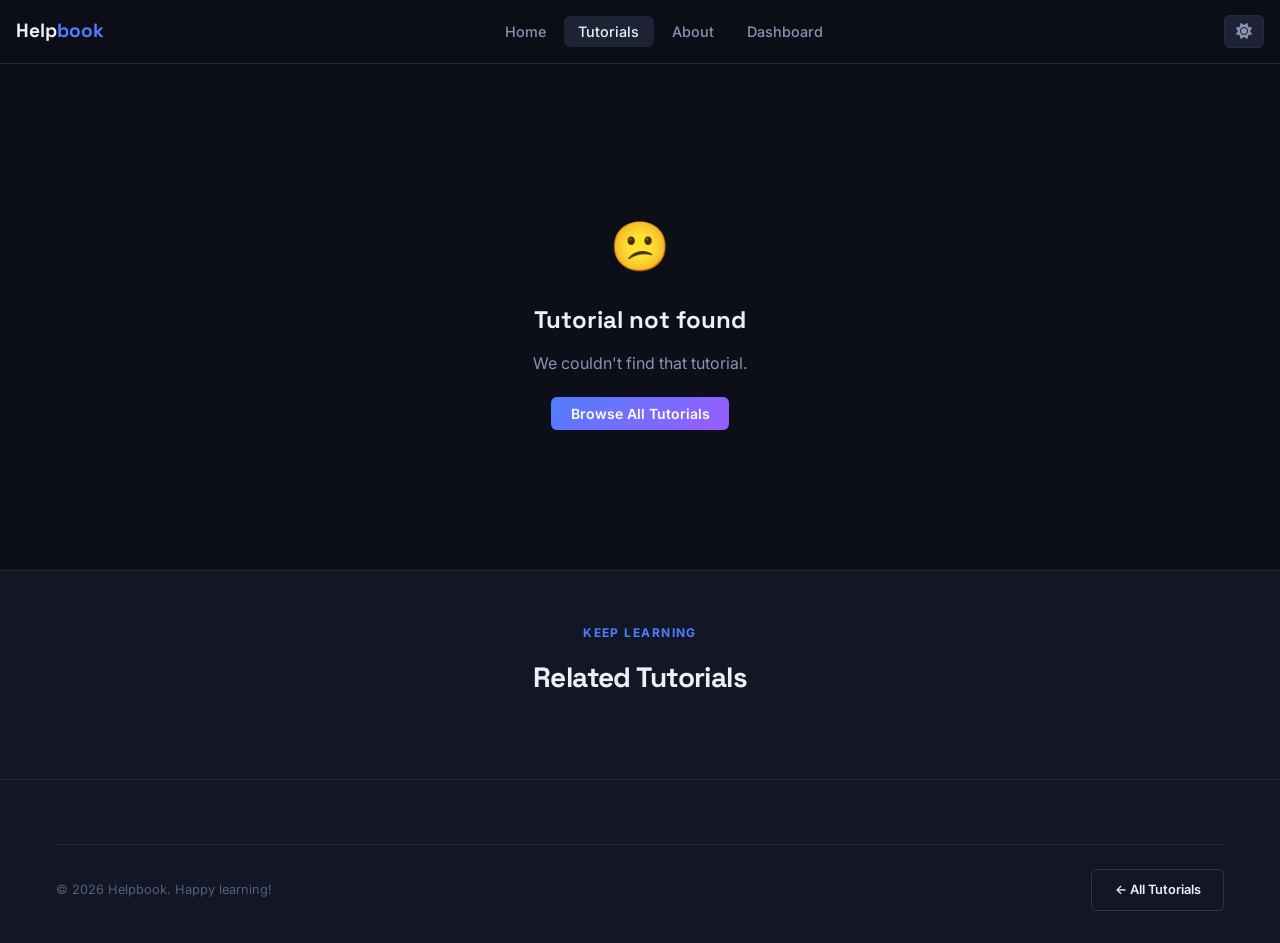
<file: tutorial.html>
<!DOCTYPE html>
<html lang="en" data-theme="dark">

<head>
    <meta charset="UTF-8">
    <meta name="viewport" content="width=device-width, initial-scale=1.0">
    <title id="pageTitle">Tutorial — Helpbook</title>
    <meta name="description" id="pageDesc" content="Web development tutorial on Helpbook">
    <link rel="stylesheet" href="style.css">
    <!-- Font Awesome 6 (Free) -->
    <link rel="stylesheet" href="https://cdnjs.cloudflare.com/ajax/libs/font-awesome/6.4.0/css/all.min.css">
    <link rel="shortcut icon" href="favicon.png" type="image/x-icon">
    <style>
        .editor-panels {
            display: none;
        }

        .editor-panels.active {
            display: block;
        }
    </style>
</head>

<body>
    <nav class="navbar">
        <a href="index.html" class="nav-brand">
            <span class="nav-brand-text">Help<span>book</span></span>
        </a>
        <ul class="nav-links">
            <li><a href="index.html">Home</a></li>
            <li><a href="tutorials.html" class="active">Tutorials</a></li>
            <li><a href="about.html">About</a></li>
            <li><a href="dashboard.html">Dashboard</a></li>
        </ul>
        <div class="nav-actions">
            <button class="btn-theme" id="themeBtn" onclick="toggleTheme()"><i class="fas fa-sun"></i></button>
            <button class="hamburger" id="hamburger"><i class="fas fa-bars"></i></button>
        </div>
    </nav>
    <div class="mobile-menu" id="mobileMenu">
        <a href="index.html">Home</a>
        <a href="tutorials.html">Tutorials</a>
        <a href="about.html">About</a>
        <a href="dashboard.html">Dashboard</a>
    </div>

    <main>
        <div class="container section">
            <div class="tutorial-layout" id="tutorialLayout">
                <!-- Content loaded dynamically -->
            </div>
        </div>

        <!-- Related tutorials -->
        <section style="padding:3rem 0;background:var(--bg-secondary);border-top:1px solid var(--border)">
            <div class="container">
                <div class="section-header" style="margin-bottom:2rem">
                    <div class="section-label">Keep Learning</div>
                    <h2 class="section-title" style="font-size:1.75rem">Related Tutorials</h2>
                </div>
                <div class="cards-grid" id="relatedGrid"
                    style="grid-template-columns:repeat(auto-fill,minmax(280px,1fr))">
                </div>
            </div>
        </section>
    </main>

    <footer>
        <div class="container">
            <div class="footer-bottom" style="padding-top:1.5rem;border-top:1px solid var(--border)">
                <div class="footer-copy">© 2026 Helpbook. Happy learning!</div>
                <a href="tutorials.html" class="btn-outline" style="font-size:0.8rem">← All Tutorials</a>
            </div>
        </div>
    </footer>

    <script src="data.js"></script>
    <script src="main.js"></script>
    <script>
        const params = new URLSearchParams(window.location.search);
        const tutId = params.get('id');
        const tut = TUTORIALS.find(t => t.id === tutId);

        if (!tut) {
            document.getElementById('tutorialLayout').innerHTML = `
      <div style="text-align:center;padding:4rem;grid-column:1/-1">
        <div style="font-size:3rem;margin-bottom:1rem">😕</div>
        <h2 style="font-family:var(--font-display);margin-bottom:0.75rem">Tutorial not found</h2>
        <p style="color:var(--text-secondary);margin-bottom:1.5rem">We couldn't find that tutorial.</p>
        <a href="tutorials.html" class="btn-primary">Browse All Tutorials</a>
      </div>`;
        } else {
            document.title = `${tut.title} — Helpbook`;
            document.getElementById('pageTitle').textContent = `${tut.title} — Helpbook`;
            document.getElementById('pageDesc').content = tut.description;

            const hasTryIt = tut.tryItCode && (tut.tryItCode.html || tut.tryItCode.css || tut.tryItCode.js);

            document.getElementById('tutorialLayout').innerHTML = `
      <!-- Main Content -->
      <article class="tutorial-content">
        <header class="tutorial-header">
          <nav class="tutorial-breadcrumb" aria-label="Breadcrumb">
            <a href="index.html">Home</a>
            <span>›</span>
            <a href="tutorials.html">Tutorials</a>
            <span>›</span>
            <a href="tutorials.html?tech=${tut.tech}">${tut.tech}</a>
            <span>›</span>
            <span>${tut.title}</span>
          </nav>
          <h1 class="tutorial-title">${tut.title}</h1>
          <p class="tutorial-desc">${tut.description}</p>
          <div class="tutorial-meta-bar">
            <div class="tmeta"><i class="far fa-clock"></i> <span class="tmeta-val">${tut.duration}</span></div>
            <div class="tmeta"><i class="fas fa-book-open"></i> <span class="tmeta-val">${tut.lessons} lessons</span></div>
            <div class="tmeta"><i class="far fa-calendar-alt"></i> <span class="tmeta-val">${tut.date}</span></div>
            <div class="tmeta"><span class="badge badge-${tut.level.toLowerCase()}">${tut.level}</span></div>
          </div>

          <!-- Objectives -->
          <div style="background:rgba(79,126,255,0.06);border:1px solid rgba(79,126,255,0.2);border-radius:var(--radius-md);padding:1.25rem 1.5rem;margin-bottom:1.5rem">
            <div style="font-weight:700;font-family:var(--font-display);margin-bottom:0.75rem;font-size:0.9rem;color:var(--accent-blue)"><i class="fas fa-bullseye"></i> What you'll learn</div>
            <ul style="color:var(--text-secondary);padding-left:1.25rem;line-height:1.9;font-size:0.9rem">
              ${tut.objectives.map(o => `<li>${o}</li>`).join('')}
            </ul>
          </div>

          <!-- Actions -->
          <div style="display:flex;gap:0.75rem;flex-wrap:wrap;margin-bottom:2rem">
            <button class="btn-outline" id="bookmarkBtn"><i class="far fa-bookmark"></i> Bookmark</button>
            <button class="btn-outline" id="markCompleteBtn">Mark as Complete</button>
          </div>
        </header>

        <!-- Tutorial Body -->
        <div class="prose" id="tutorialBody">${tut.content}</div>

        ${hasTryIt ? `
        <!-- Try It Editor -->
        <div class="editor-section">
          <div style="display:flex;align-items:center;justify-content:space-between;margin-bottom:0.75rem">
            <h3 style="font-family:var(--font-display);font-weight:700;font-size:1.1rem"><i class="fas fa-flask"></i> Try It Yourself</h3>
            <button class="btn-primary" onclick="runCode()" style="font-size:0.825rem;padding:0.45rem 1rem"><i class="fas fa-play"></i> Run</button>
          </div>
          <div class="editor-tabs">
            <button class="editor-tab active" data-target="html">HTML</button>
            <button class="editor-tab" data-target="css">CSS</button>
            <button class="editor-tab" data-target="js">JS</button>
          </div>
          <div class="editor-panels active" id="htmlPanel">
            <div class="editor-pane"><textarea id="htmlPane" spellcheck="false"></textarea></div>
          </div>
          <div class="editor-panels" id="cssPanel">
            <div class="editor-pane"><textarea id="cssPane" spellcheck="false"></textarea></div>
          </div>
          <div class="editor-panels" id="jsPanel">
            <div class="editor-pane"><textarea id="jsPane" spellcheck="false"></textarea></div>
          </div>
          <div class="editor-run">
            <span style="font-size:0.78rem;color:var(--text-muted)">Output preview</span>
            <button class="btn-outline" onclick="resetCode()" style="font-size:0.78rem;padding:0.3rem 0.75rem"><i class='fas fa-undo-alt'></i> Reset</button>
          </div>
          <div class="editor-output">
            <iframe id="outputFrame" title="Code output"></iframe>
          </div>
        </div>` : ''}

        <!-- Rating -->
        <div class="rating-section">
          <div class="rating-label">Was this tutorial helpful?</div>
          <div class="rating-btns">
            <button class="btn-like" id="likeBtn"><i class="fas fa-thumbs-up"></i> Yes, helpful</button>
            <button class="btn-dislike" id="dislikeBtn"><i class="fas fa-thumbs-down"></i> Needs work</button>
          </div>
        </div>

        <!-- Comments -->
        <div class="comments-section">
          <h3 class="comments-title"><i class="fas fa-comments"></i> Comments (${tut.comments.length})</h3>
          <div class="comment-form">
            <textarea id="commentText" placeholder="Share your thoughts or ask a question…"></textarea>
            <button class="btn-primary" id="commentSubmit">Post Comment</button>
          </div>
          <div id="commentList"></div>
        </div>

        <!-- Navigation -->
        <div style="display:flex;justify-content:space-between;padding:2rem 0;border-top:1px solid var(--border);margin-top:2rem">
          <a href="tutorials.html" class="btn-outline">← All Tutorials</a>
        </div>
      </article>

      <!-- Sidebar -->
      <aside class="tutorial-sidebar">
        <!-- TOC -->
        <div class="toc-card">
          <div class="toc-title">In This Tutorial</div>
          <ul class="toc-list">
            ${tut.toc.map(item => `<li><a href="#${item.id}">${item.label}</a></li>`).join('')}
          </ul>
        </div>

        <!-- Progress Card -->
        <div class="toc-card">
          <div class="toc-title">Your Progress</div>
          <div style="margin-bottom:0.75rem">
            <div style="display:flex;justify-content:space-between;font-size:0.8rem;color:var(--text-muted);margin-bottom:0.5rem">
              <span>Overall</span>
              <span id="progressPct">0%</span>
            </div>
            <div class="progress-bar-wrap">
              <div class="progress-bar" id="progressBar" style="width:0%"></div>
            </div>
          </div>
          <div style="font-size:0.8rem;color:var(--text-muted)" id="progressLabel">Complete tutorials to track progress</div>
        </div>

        <!-- Resources Card -->
        <div class="toc-card">
          <div class="toc-title">Resources</div>
          <div style="display:flex;flex-direction:column;gap:0.5rem">
            <a href="#" onclick="showToast('PDF coming soon!','<i class="fas fa-file-pdf"></i>');return false" class="btn-outline" style="text-align:center;font-size:0.825rem;padding:0.5rem"><i class="fas fa-file-pdf"></i> Download PDF</a>
            <a href="#" onclick="showToast('Source code coming soon!','<i class="fas fa-download"></i>');return false" class="btn-outline" style="text-align:center;font-size:0.825rem;padding:0.5rem"><i class="fas fa-download"></i> Download Code</a>
          </div>
        </div>
      </aside>
    `;

            // Init everything
            if (hasTryIt) {
                initEditor(tut.tryItCode);
                window.resetCode = () => initEditor(tut.tryItCode);

                // Re-setup tabs since DOM just rendered
                document.querySelectorAll('.editor-tab').forEach(tab => {
                    tab.addEventListener('click', () => {
                        document.querySelectorAll('.editor-tab').forEach(t => t.classList.remove('active'));
                        document.querySelectorAll('.editor-panels').forEach(p => p.classList.remove('active'));
                        tab.classList.add('active');
                        document.getElementById(tab.dataset.target + 'Panel').classList.add('active');
                        runCode();
                    });
                });
            }

            initRating();
            initBookmarkBtn(tut.id);
            initMarkComplete(tut.id);
            initTocHighlight();
            initComments(tut.comments);

            // Progress
            const total = TUTORIALS.length;
            const done = Object.keys(getProgress()).length;
            const pct = Math.round((done / total) * 100);
            document.getElementById('progressBar').style.width = pct + '%';
            document.getElementById('progressPct').textContent = pct + '%';
            document.getElementById('progressLabel').textContent = `${done} of ${total} tutorials completed`;

            // Related
            const related = TUTORIALS.filter(t => t.id !== tut.id && (t.tech === tut.tech || t.level === tut.level)).slice(0, 3);
            document.getElementById('relatedGrid').innerHTML = related.map(buildTutorialCard).join('');
        }
    </script>
</body>

</html>
</file>
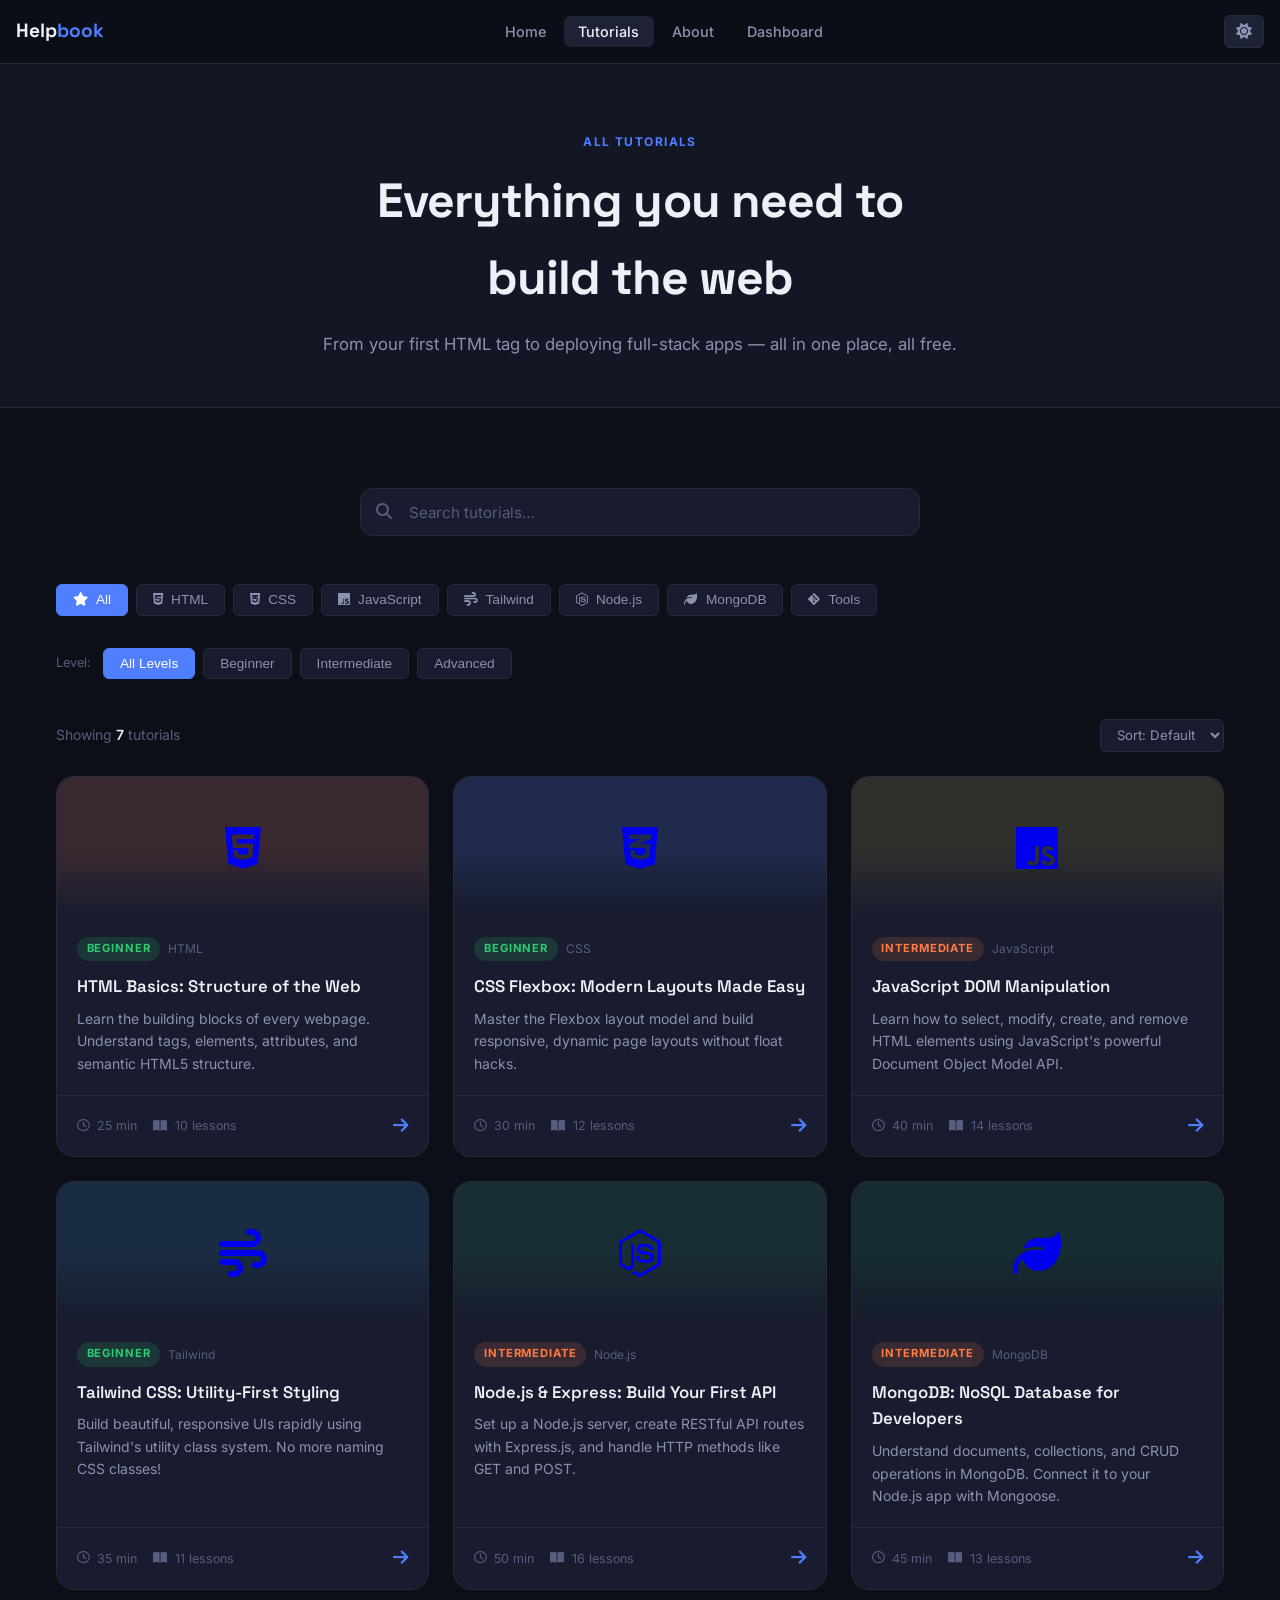
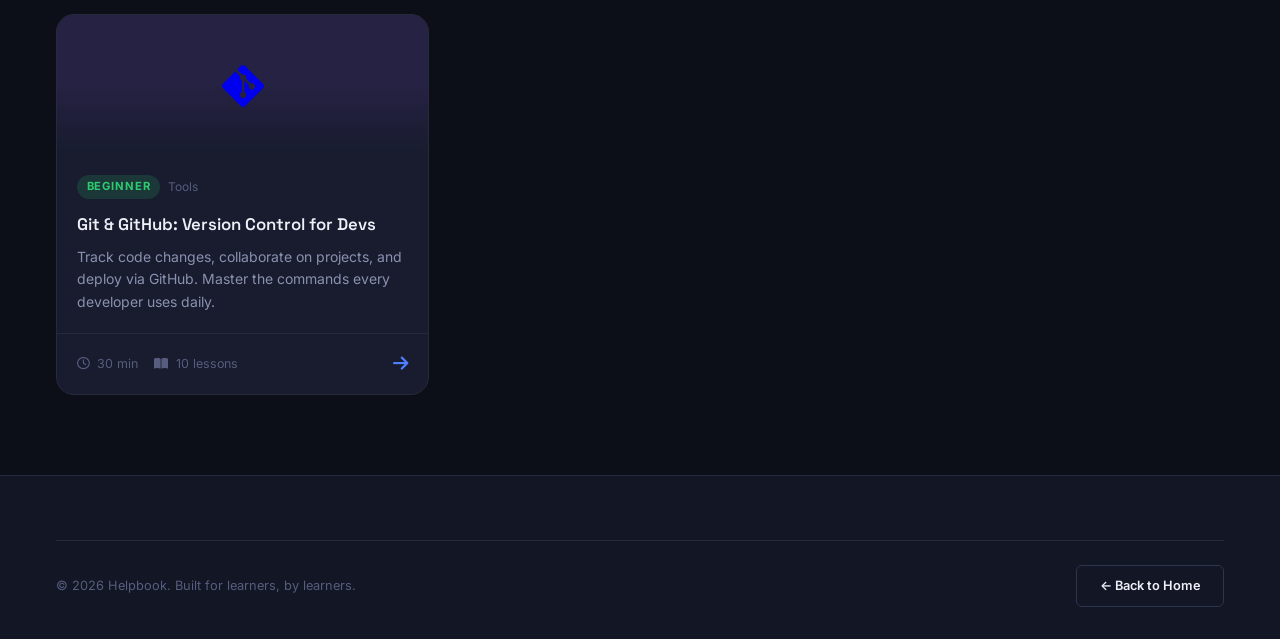
<file: tutorials.html>
<!DOCTYPE html>
<html lang="en" data-theme="dark">

<head>
  <meta charset="UTF-8">
  <meta name="viewport" content="width=device-width, initial-scale=1.0">
  <meta name="description"
    content="Browse all Helpbook tutorials — HTML, CSS, JavaScript, Tailwind, Node.js, MongoDB, and Git.">
  <title>Tutorials — Helpbook</title>
  <link rel="stylesheet" href="style.css">
  <!-- Font Awesome 6 (Free) -->
  <link rel="stylesheet" href="https://cdnjs.cloudflare.com/ajax/libs/font-awesome/6.4.0/css/all.min.css">
  <link rel="shortcut icon" href="favicon.png" type="image/x-icon">
</head>

<body>
  <nav class="navbar">
    <a href="index.html" class="nav-brand">
      <span class="nav-brand-text">Help<span>book</span></span>
    </a>
    <ul class="nav-links">
      <li><a href="index.html">Home</a></li>
      <li><a href="tutorials.html" class="active">Tutorials</a></li>
      <li><a href="about.html">About</a></li>
      <li><a href="dashboard.html">Dashboard</a></li>
    </ul>
    <div class="nav-actions">
      <button class="btn-theme" id="themeBtn" onclick="toggleTheme()"><i class="fas fa-sun"></i></button>
      <button class="hamburger" id="hamburger"><i class="fas fa-bars"></i></button>
    </div>
  </nav>
  <div class="mobile-menu" id="mobileMenu">
    <a href="index.html">Home</a>
    <a href="tutorials.html">Tutorials</a>
    <a href="about.html">About</a>
    <a href="dashboard.html">Dashboard</a>
  </div>

  <main>
    <!-- Page hero -->
    <section style="background:var(--bg-secondary);border-bottom:1px solid var(--border);padding:4rem 0 3rem">
      <div class="container">
        <div style="text-align:center;max-width:640px;margin:0 auto">
          <div class="section-label">All Tutorials</div>
          <h1 class="section-title" style="font-size:clamp(2rem,4vw,3rem)">Everything you need to build the web</h1>
          <p style="color:var(--text-secondary);font-size:1.05rem;line-height:1.8">
            From your first HTML tag to deploying full-stack apps — all in one place, all free.
          </p>
        </div>
      </div>
    </section>

    <!-- Browse section -->
    <section class="section">
      <div class="container">

        <!-- Search -->
        <div class="search-wrap fade-up">
          <span class="search-icon"><i class="fas fa-search"></i></span>
          <input type="search" class="search-input" id="tutSearch" placeholder="Search tutorials…" autocomplete="off">
          <button class="search-clear" id="searchClear"><i class="fas fa-times"></i></button>
        </div>

        <!-- Filter tabs -->
        <div class="filter-tabs" id="filterTabs"></div>

        <!-- Level filter -->
        <div style="display:flex;gap:0.5rem;flex-wrap:wrap;margin-bottom:2.5rem;align-items:center">
          <span style="font-size:0.8rem;color:var(--text-muted);margin-right:0.25rem">Level:</span>
          <button class="filter-tab active" data-level="All">All Levels</button>
          <button class="filter-tab" data-level="Beginner">Beginner</button>
          <button class="filter-tab" data-level="Intermediate">Intermediate</button>
          <button class="filter-tab" data-level="Advanced">Advanced</button>
        </div>

        <!-- Results count -->
        <div style="display:flex;align-items:center;justify-content:space-between;margin-bottom:1.5rem">
          <p style="font-size:0.875rem;color:var(--text-muted)">
            Showing <span id="resultCount" style="color:var(--text-primary);font-weight:600">0</span> tutorials
          </p>
          <select id="sortSelect"
            style="background:var(--bg-card);border:1px solid var(--border);color:var(--text-secondary);padding:0.4rem 0.75rem;border-radius:var(--radius-sm);font-size:0.825rem;font-family:var(--font-body);cursor:pointer;outline:none">
            <option value="default">Sort: Default</option>
            <option value="az">A → Z</option>
            <option value="level">By Level</option>
            <option value="duration">By Duration</option>
          </select>
        </div>

        <!-- Cards grid -->
        <div class="cards-grid" id="cardsGrid"></div>

      </div>
    </section>
  </main>

  <footer>
    <div class="container">
      <div class="footer-bottom" style="padding-top:1.5rem;border-top:1px solid var(--border)">
        <div class="footer-copy">© 2026 Helpbook. Built for learners, by learners.</div>
        <a href="index.html" class="btn-outline" style="font-size:0.8rem">← Back to Home</a>
      </div>
    </div>
  </footer>

  <script src="data.js"></script>
  <script src="main.js"></script>
  <script>
    // ---- STATE ----
    let activeTech = 'All';
    let activeLevel = 'All';
    let activeQuery = '';
    let activeSort = 'default';

    // ---- TECH FILTER TABS ----
    const techs = ['All', ...new Set(TUTORIALS.map(t => t.tech))];
    const techIcons = { HTML: '<i class="fab fa-html5"></i>', CSS: '<i class="fab fa-css3-alt"></i>', JavaScript: '<i class="fab fa-js"></i>', Tailwind: '<i class="fas fa-wind"></i>', 'Node.js': '<i class="fab fa-node-js"></i>', MongoDB: '<i class="fas fa-leaf"></i>', Tools: '<i class="fab fa-git-alt"></i>', All: '<i class="fas fa-star"></i>' };

    document.getElementById('filterTabs').innerHTML = techs.map(t =>
      `<button class="filter-tab${t === 'All' ? ' active' : ''}" data-tech="${t}">
        ${techIcons[t] ? `<span style="margin-right:4px">${techIcons[t]}</span>` : ''}${t}
       </button>`
    ).join('');

    document.querySelectorAll('[data-tech]').forEach(btn => {
      btn.addEventListener('click', () => {
        document.querySelectorAll('[data-tech]').forEach(b => b.classList.remove('active'));
        btn.classList.add('active');
        activeTech = btn.dataset.tech;
        render();
      });
    });

    // ---- LEVEL FILTER TABS ----
    document.querySelectorAll('[data-level]').forEach(btn => {
      btn.addEventListener('click', () => {
        document.querySelectorAll('[data-level]').forEach(b => b.classList.remove('active'));
        btn.classList.add('active');
        activeLevel = btn.dataset.level;
        render();
      });
    });

    // ---- SEARCH ----
    const searchInput = document.getElementById('tutSearch');
    const clearBtn = document.getElementById('searchClear');

    searchInput.addEventListener('input', () => {
      activeQuery = searchInput.value.trim().toLowerCase();
      clearBtn.classList.toggle('visible', activeQuery.length > 0);
      render();
    });
    clearBtn.addEventListener('click', () => {
      searchInput.value = '';
      activeQuery = '';
      clearBtn.classList.remove('visible');
      render();
    });

    // ---- SORT ----
    document.getElementById('sortSelect').addEventListener('change', e => {
      activeSort = e.target.value;
      render();
    });

    // ---- HANDLE ?tech= URL PARAM ----
    const urlParams = new URLSearchParams(window.location.search);
    const techParam = urlParams.get('tech');
    if (techParam) {
      activeTech = techParam;
      document.querySelectorAll('[data-tech]').forEach(btn => {
        btn.classList.toggle('active', btn.dataset.tech === techParam);
      });
    }

    // ---- RENDER ----
    function render() {
      let list = TUTORIALS.filter(t => {
        const matchTech = activeTech === 'All' || t.tech === activeTech;
        const matchLevel = activeLevel === 'All' || t.level === activeLevel;
        const matchQ = !activeQuery ||
          t.title.toLowerCase().includes(activeQuery) ||
          t.description.toLowerCase().includes(activeQuery) ||
          t.tech.toLowerCase().includes(activeQuery);
        return matchTech && matchLevel && matchQ;
      });

      // Sort
      const levelOrder = { Beginner: 0, Intermediate: 1, Advanced: 2 };
      if (activeSort === 'az') {
        list = [...list].sort((a, b) => a.title.localeCompare(b.title));
      } else if (activeSort === 'level') {
        list = [...list].sort((a, b) => (levelOrder[a.level] ?? 9) - (levelOrder[b.level] ?? 9));
      } else if (activeSort === 'duration') {
        list = [...list].sort((a, b) => parseInt(a.duration) - parseInt(b.duration));
      }

      document.getElementById('resultCount').textContent = list.length;

      const grid = document.getElementById('cardsGrid');
      if (list.length === 0) {
        grid.innerHTML = `
          <div class="no-results" style="grid-column:1/-1">
            <h3>No tutorials found</h3>
            <p>Try a different search term, tech, or level filter.</p>
          </div>`;
      } else {
        grid.innerHTML = list.map(buildTutorialCard).join('');
      }
    }

    // ---- INIT ----
    render();
  </script>
</body>

</html>
</file>
<file: style.css>
/* ===== HELPBOOK DESIGN SYSTEM ===== */
@import url("https://fonts.googleapis.com/css2?family=Space+Grotesk:wght@300;400;500;600;700&family=JetBrains+Mono:wght@400;500;600&family=Inter:wght@400;500;600&display=swap");

:root {
  --bg-primary: #0d0f18;
  --bg-secondary: #131624;
  --bg-card: #181c2e;
  --bg-elevated: #1e2235;
  --border: #252a3d;
  --border-light: #2e354f;

  --text-primary: #eef0f8;
  --text-secondary: #8b91b0;
  --text-muted: #565d7e;

  --accent-blue: #4f7eff;
  --accent-purple: #9b5cff;
  --accent-cyan: #00d4c8;
  --accent-green: #2ecc71;
  --accent-orange: #ff7b45;
  --accent-pink: #ff4f9e;

  --gradient-hero: linear-gradient(
    135deg,
    #4f7eff 0%,
    #9b5cff 50%,
    #ff4f9e 100%
  );
  --gradient-card: linear-gradient(135deg, #1e2235 0%, #181c2e 100%);
  --gradient-btn: linear-gradient(135deg, #4f7eff, #9b5cff);

  --font-display: "Space Grotesk", sans-serif;
  --font-body: "Inter", sans-serif;
  --font-mono: "JetBrains Mono", monospace;

  --radius-sm: 6px;
  --radius-md: 12px;
  --radius-lg: 18px;
  --radius-xl: 24px;

  --shadow-card: 0 4px 24px rgba(0, 0, 0, 0.35);
  --shadow-glow: 0 0 40px rgba(79, 126, 255, 0.15);
}

[data-theme="light"] {
  --bg-primary: #f5f7ff;
  --bg-secondary: #eef0fa;
  --bg-card: #ffffff;
  --bg-elevated: #f0f2fc;
  --border: #dde1f5;
  --border-light: #c8cee8;
  --text-primary: #0d0f18;
  --text-secondary: #4a5080;
  --text-muted: #8b91b0;
  --shadow-card: 0 4px 24px rgba(79, 126, 255, 0.08);
  --shadow-glow: 0 0 40px rgba(79, 126, 255, 0.08);
}

*,
*::before,
*::after {
  box-sizing: border-box;
  margin: 0;
  padding: 0;
}
html {
  scroll-behavior: smooth;
  font-size: 16px;
}

body {
  font-family: var(--font-body);
  background: var(--bg-primary);
  color: var(--text-primary);
  line-height: 1.6;
  transition:
    background 0.3s,
    color 0.3s;
  overflow-x: hidden;
}

/* ===== SCROLLBAR ===== */
::-webkit-scrollbar {
  width: 6px;
}
::-webkit-scrollbar-track {
  background: var(--bg-secondary);
}
::-webkit-scrollbar-thumb {
  background: var(--accent-blue);
  border-radius: 3px;
}

/* ===== NAVBAR ===== */
.navbar {
  position: fixed;
  top: 0;
  width: 100%;
  z-index: 1000;
  background: rgba(13, 15, 24, 0.85);
  backdrop-filter: blur(20px);
  border-bottom: 1px solid var(--border);
  padding: 0 2rem;
  height: 64px;
  display: flex;
  align-items: center;
  justify-content: space-between;
  transition: background 0.3s;
}
[data-theme="light"] .navbar {
  background: rgba(245, 247, 255, 0.85);
}
.nav-brand {
  display: flex;
  align-items: center;
  gap: 10px;
  text-decoration: none;
}
.nav-logo {
  width: 36px;
  height: 36px;
  background: var(--gradient-btn);
  border-radius: 10px;
  display: flex;
  align-items: center;
  justify-content: center;
  font-family: var(--font-display);
  font-weight: 700;
  color: #fff;
  font-size: 16px;
}
.nav-brand-text {
  font-family: var(--font-display);
  font-weight: 700;
  font-size: 1.2rem;
  color: var(--text-primary);
}
.nav-brand-text span {
  color: var(--accent-blue);
}
.nav-links {
  display: flex;
  align-items: center;
  gap: 0.25rem;
  list-style: none;
}
.nav-links a {
  color: var(--text-secondary);
  text-decoration: none;
  padding: 0.45rem 0.9rem;
  border-radius: var(--radius-sm);
  font-size: 0.9rem;
  font-weight: 500;
  transition: all 0.2s;
}
.nav-links a:hover,
.nav-links a.active {
  color: var(--text-primary);
  background: var(--bg-elevated);
}
.nav-actions {
  display: flex;
  align-items: center;
  gap: 0.75rem;
}
.btn-theme {
  background: var(--bg-elevated);
  border: 1px solid var(--border);
  color: var(--text-secondary);
  padding: 0.45rem 0.7rem;
  border-radius: var(--radius-sm);
  cursor: pointer;
  font-size: 1rem;
  transition: all 0.2s;
  line-height: 1;
}
.btn-theme:hover {
  color: var(--text-primary);
  border-color: var(--accent-blue);
}
.btn-primary {
  background: var(--gradient-btn);
  color: #fff;
  padding: 0.5rem 1.2rem;
  border-radius: var(--radius-sm);
  font-size: 0.875rem;
  font-weight: 600;
  text-decoration: none;
  border: none;
  cursor: pointer;
  transition: all 0.2s;
  white-space: nowrap;
  font-family: var(--font-body);
}
.btn-primary:hover {
  opacity: 0.88;
  transform: translateY(-1px);
  box-shadow: 0 4px 16px rgba(79, 126, 255, 0.4);
}
.hamburger {
  display: none;
  background: none;
  border: none;
  color: var(--text-primary);
  font-size: 1.5rem;
  cursor: pointer;
}

/* ===== MOBILE NAV ===== */
.mobile-menu {
  display: none;
  position: fixed;
  top: 64px;
  left: 0;
  right: 0;
  background: var(--bg-secondary);
  border-bottom: 1px solid var(--border);
  padding: 1rem 2rem;
  z-index: 999;
  flex-direction: column;
  gap: 0.5rem;
}
.mobile-menu.open {
  display: flex;
}
.mobile-menu a {
  color: var(--text-secondary);
  text-decoration: none;
  padding: 0.6rem 0;
  font-weight: 500;
  border-bottom: 1px solid var(--border);
}
.mobile-menu a:last-child {
  border-bottom: none;
}

/* ===== MAIN LAYOUT ===== */
main {
  padding-top: 64px;
}
.container {
  max-width: 1200px;
  margin: 0 auto;
  padding: 0 1.5rem;
}
.section {
  padding: 5rem 0;
}
.section-sm {
  padding: 3rem 0;
}

/* ===== HERO ===== */
.hero {
  min-height: calc(100vh - 64px);
  display: flex;
  align-items: center;
  position: relative;
  overflow: hidden;
  background: var(--bg-primary);
}
.hero-bg {
  position: absolute;
  inset: 0;
  overflow: hidden;
  pointer-events: none;
}
.hero-orb {
  position: absolute;
  border-radius: 50%;
  filter: blur(80px);
  opacity: 0.12;
}
.orb-1 {
  width: 600px;
  height: 600px;
  background: var(--accent-blue);
  top: -200px;
  right: -100px;
}
.orb-2 {
  width: 400px;
  height: 400px;
  background: var(--accent-purple);
  bottom: -100px;
  left: -50px;
}
.orb-3 {
  width: 300px;
  height: 300px;
  background: var(--accent-pink);
  top: 40%;
  right: 20%;
}
.hero-content {
  position: relative;
  z-index: 1;
  max-width: 780px;
}
.hero-eyebrow {
  display: inline-flex;
  align-items: center;
  gap: 8px;
  background: rgba(79, 126, 255, 0.1);
  border: 1px solid rgba(79, 126, 255, 0.3);
  color: var(--accent-blue);
  padding: 0.35rem 1rem;
  border-radius: 999px;
  font-size: 0.8rem;
  font-weight: 600;
  letter-spacing: 0.08em;
  text-transform: uppercase;
  margin-bottom: 1.5rem;
}
.hero-eyebrow::before {
  content: "✦";
  font-size: 0.7rem;
}
.hero-title {
  font-family: var(--font-display);
  font-size: clamp(2.4rem, 5vw, 4rem);
  font-weight: 700;
  line-height: 1.1;
  letter-spacing: -0.02em;
  margin-bottom: 1.5rem;
}
.hero-title .highlight {
  background: var(--gradient-hero);
  -webkit-background-clip: text;
  -webkit-text-fill-color: transparent;
  background-clip: text;
}
.hero-sub {
  font-size: 1.125rem;
  color: var(--text-secondary);
  max-width: 560px;
  margin-bottom: 2.5rem;
  line-height: 1.7;
}
.hero-cta {
  display: flex;
  gap: 1rem;
  flex-wrap: wrap;
  margin-bottom: 3rem;
}
.btn-outline {
  background: transparent;
  border: 1px solid var(--border-light);
  color: var(--text-primary);
  padding: 0.6rem 1.4rem;
  border-radius: var(--radius-sm);
  font-size: 0.875rem;
  font-weight: 600;
  text-decoration: none;
  transition: all 0.2s;
  cursor: pointer;
  font-family: var(--font-body);
}
.btn-outline:hover {
  border-color: var(--accent-blue);
  color: var(--accent-blue);
  background: rgba(79, 126, 255, 0.05);
}
.btn-lg {
  padding: 0.75rem 1.8rem;
  font-size: 1rem;
  border-radius: var(--radius-md);
}
.hero-stats {
  display: flex;
  gap: 2.5rem;
  flex-wrap: wrap;
}
.hero-stat {
}
.hero-stat-num {
  font-family: var(--font-display);
  font-size: 1.6rem;
  font-weight: 700;
  color: var(--text-primary);
}
.hero-stat-label {
  font-size: 0.8rem;
  color: var(--text-muted);
  margin-top: 2px;
}

/* ===== TECH PILLS ===== */
.tech-strip {
  padding: 2rem 0;
  border-top: 1px solid var(--border);
  border-bottom: 1px solid var(--border);
  background: var(--bg-secondary);
  overflow: hidden;
}
.tech-pills {
  display: flex;
  gap: 0.75rem;
  flex-wrap: wrap;
  justify-content: center;
}
.tech-pill {
  display: flex;
  align-items: center;
  gap: 8px;
  background: var(--bg-card);
  border: 1px solid var(--border);
  padding: 0.5rem 1rem;
  border-radius: 999px;
  font-size: 0.85rem;
  font-weight: 600;
  cursor: pointer;
  text-decoration: none;
  color: var(--text-secondary);
  transition: all 0.2s;
  white-space: nowrap;
}
.tech-pill:hover {
  border-color: var(--accent-blue);
  color: var(--accent-blue);
  transform: translateY(-2px);
  box-shadow: var(--shadow-card);
}
.tech-pill .pill-icon {
  font-size: 1.1rem;
}

/* ===== SECTION HEADER ===== */
.section-header {
  text-align: center;
  margin-bottom: 3rem;
}
.section-label {
  display: inline-block;
  font-size: 0.75rem;
  font-weight: 700;
  letter-spacing: 0.12em;
  text-transform: uppercase;
  color: var(--accent-blue);
  margin-bottom: 0.75rem;
}
.section-title {
  font-family: var(--font-display);
  font-size: clamp(1.75rem, 3vw, 2.5rem);
  font-weight: 700;
  letter-spacing: -0.02em;
  margin-bottom: 0.75rem;
}
.section-sub {
  color: var(--text-secondary);
  font-size: 1rem;
  max-width: 500px;
  margin: 0 auto;
}

/* ===== TUTORIAL CARDS ===== */
.cards-grid {
  display: grid;
  grid-template-columns: repeat(auto-fill, minmax(310px, 1fr));
  gap: 1.5rem;
}
.tutorial-card {
  background: var(--bg-card);
  border: 1px solid var(--border);
  border-radius: var(--radius-lg);
  overflow: hidden;
  transition: all 0.25s;
  cursor: pointer;
  text-decoration: none;
  display: flex;
  flex-direction: column;
}
.tutorial-card:hover {
  transform: translateY(-4px);
  border-color: var(--accent-blue);
  box-shadow: var(--shadow-glow);
}
.card-banner {
  height: 140px;
  position: relative;
  display: flex;
  align-items: center;
  justify-content: center;
  font-size: 3.5rem;
}
.card-banner::after {
  content: "";
  position: absolute;
  inset: 0;
  background: linear-gradient(180deg, transparent 50%, var(--bg-card));
}
.card-body {
  padding: 1.25rem;
  flex: 1;
  display: flex;
  flex-direction: column;
}
.card-meta {
  display: flex;
  align-items: center;
  gap: 0.5rem;
  margin-bottom: 0.75rem;
  flex-wrap: wrap;
}
.badge {
  font-size: 0.7rem;
  font-weight: 700;
  letter-spacing: 0.08em;
  text-transform: uppercase;
  padding: 0.2rem 0.6rem;
  border-radius: 999px;
}
.badge-beginner {
  background: rgba(46, 204, 113, 0.15);
  color: var(--accent-green);
}
.badge-intermediate {
  background: rgba(255, 123, 69, 0.15);
  color: var(--accent-orange);
}
.badge-advanced {
  background: rgba(255, 79, 158, 0.15);
  color: var(--accent-pink);
}
.card-title {
  font-family: var(--font-display);
  font-size: 1.05rem;
  font-weight: 600;
  margin-bottom: 0.5rem;
  color: var(--text-primary);
}
.card-desc {
  font-size: 0.875rem;
  color: var(--text-secondary);
  line-height: 1.6;
  flex: 1;
}
.card-footer {
  display: flex;
  align-items: center;
  justify-content: space-between;
  padding: 1rem 1.25rem;
  border-top: 1px solid var(--border);
  margin-top: auto;
}
.card-info {
  display: flex;
  gap: 1rem;
}
.card-info-item {
  display: flex;
  align-items: center;
  gap: 4px;
  font-size: 0.78rem;
  color: var(--text-muted);
}
.card-arrow {
  color: var(--accent-blue);
  font-size: 1.1rem;
  transition: transform 0.2s;
}
.tutorial-card:hover .card-arrow {
  transform: translateX(4px);
}

/* ===== SEARCH BAR ===== */
.search-wrap {
  position: relative;
  max-width: 560px;
  margin: 0 auto 3rem;
}
.search-input {
  width: 100%;
  background: var(--bg-card);
  border: 1px solid var(--border);
  color: var(--text-primary);
  padding: 0.85rem 1.25rem 0.85rem 3rem;
  border-radius: var(--radius-md);
  font-size: 0.95rem;
  font-family: var(--font-body);
  transition: border-color 0.2s;
  outline: none;
}
.search-input::placeholder {
  color: var(--text-muted);
}
.search-input:focus {
  border-color: var(--accent-blue);
  box-shadow: 0 0 0 3px rgba(79, 126, 255, 0.1);
}
.search-icon {
  position: absolute;
  left: 1rem;
  top: 50%;
  transform: translateY(-50%);
  color: var(--text-muted);
  font-size: 1rem;
  pointer-events: none;
}
.search-clear {
  position: absolute;
  right: 1rem;
  top: 50%;
  transform: translateY(-50%);
  background: none;
  border: none;
  color: var(--text-muted);
  cursor: pointer;
  font-size: 1rem;
  display: none;
  padding: 0;
  line-height: 1;
}
.search-clear.visible {
  display: block;
}

/* ===== FILTER TABS ===== */
.filter-tabs {
  display: flex;
  gap: 0.5rem;
  flex-wrap: wrap;
  margin-bottom: 2rem;
}
.filter-tab {
  padding: 0.45rem 1rem;
  border-radius: var(--radius-sm);
  background: var(--bg-card);
  border: 1px solid var(--border);
  color: var(--text-secondary);
  font-size: 0.85rem;
  font-weight: 500;
  cursor: pointer;
  transition: all 0.2s;
}
.filter-tab:hover,
.filter-tab.active {
  background: var(--accent-blue);
  border-color: var(--accent-blue);
  color: #fff;
}

/* ===== RECENT SECTION ===== */
.recent-list {
  display: flex;
  flex-direction: column;
  gap: 1rem;
}
.recent-item {
  display: flex;
  align-items: center;
  gap: 1.25rem;
  background: var(--bg-card);
  border: 1px solid var(--border);
  border-radius: var(--radius-md);
  padding: 1rem 1.25rem;
  text-decoration: none;
  transition: all 0.2s;
  color: var(--text-primary);
}
.recent-item:hover {
  border-color: var(--accent-blue);
  transform: translateX(4px);
}
.recent-icon {
  width: 44px;
  height: 44px;
  border-radius: var(--radius-sm);
  display: flex;
  align-items: center;
  justify-content: center;
  font-size: 1.5rem;
  flex-shrink: 0;
}
.recent-content {
  flex: 1;
  min-width: 0;
}
.recent-title {
  font-weight: 600;
  font-size: 0.95rem;
  margin-bottom: 0.2rem;
  white-space: nowrap;
  overflow: hidden;
  text-overflow: ellipsis;
}
.recent-meta {
  font-size: 0.78rem;
  color: var(--text-muted);
}
.recent-arrow {
  color: var(--text-muted);
  transition: all 0.2s;
}
.recent-item:hover .recent-arrow {
  color: var(--accent-blue);
  transform: translateX(3px);
}

/* ===== TUTORIAL PAGE ===== */
.tutorial-layout {
  display: grid;
  grid-template-columns: 1fr 300px;
  gap: 2rem;
  align-items: start;
}
.tutorial-content {
  min-width: 0;
}
.tutorial-sidebar {
  position: sticky;
  top: 80px;
}

.toc-card {
  background: var(--bg-card);
  border: 1px solid var(--border);
  border-radius: var(--radius-lg);
  padding: 1.5rem;
  margin-bottom: 1.5rem;
}
.toc-title {
  font-family: var(--font-display);
  font-weight: 700;
  font-size: 0.9rem;
  margin-bottom: 1rem;
  color: var(--text-secondary);
  text-transform: uppercase;
  letter-spacing: 0.08em;
}
.toc-list {
  list-style: none;
  display: flex;
  flex-direction: column;
  gap: 0.35rem;
}
.toc-list a {
  color: var(--text-secondary);
  text-decoration: none;
  font-size: 0.875rem;
  padding: 0.3rem 0.5rem;
  border-radius: var(--radius-sm);
  display: block;
  transition: all 0.15s;
  border-left: 2px solid transparent;
}
.toc-list a:hover,
.toc-list a.active {
  color: var(--accent-blue);
  background: rgba(79, 126, 255, 0.06);
  border-left-color: var(--accent-blue);
}

.tutorial-header {
  margin-bottom: 2.5rem;
}
.tutorial-breadcrumb {
  display: flex;
  align-items: center;
  gap: 0.5rem;
  margin-bottom: 1.25rem;
  font-size: 0.8rem;
  color: var(--text-muted);
}
.tutorial-breadcrumb a {
  color: var(--text-muted);
  text-decoration: none;
}
.tutorial-breadcrumb a:hover {
  color: var(--accent-blue);
}
.tutorial-title {
  font-family: var(--font-display);
  font-size: clamp(1.8rem, 3vw, 2.4rem);
  font-weight: 700;
  letter-spacing: -0.02em;
  margin-bottom: 0.75rem;
}
.tutorial-desc {
  color: var(--text-secondary);
  font-size: 1rem;
  line-height: 1.7;
  margin-bottom: 1.5rem;
}
.tutorial-meta-bar {
  display: flex;
  gap: 1.5rem;
  flex-wrap: wrap;
  padding: 1rem 0;
  border-top: 1px solid var(--border);
  border-bottom: 1px solid var(--border);
  margin-bottom: 2rem;
}
.tmeta {
  display: flex;
  align-items: center;
  gap: 6px;
  font-size: 0.825rem;
  color: var(--text-muted);
}
.tmeta-val {
  color: var(--text-secondary);
  font-weight: 500;
}

/* ===== PROSE ===== */
.prose h2 {
  font-family: var(--font-display);
  font-size: 1.5rem;
  font-weight: 700;
  margin: 2.5rem 0 1rem;
  letter-spacing: -0.01em;
  border-left: 3px solid var(--accent-blue);
  padding-left: 1rem;
}
.prose h3 {
  font-family: var(--font-display);
  font-size: 1.15rem;
  font-weight: 600;
  margin: 2rem 0 0.75rem;
  color: var(--text-secondary);
}
.prose p {
  color: var(--text-secondary);
  line-height: 1.8;
  margin-bottom: 1.25rem;
}
.prose ul,
.prose ol {
  color: var(--text-secondary);
  padding-left: 1.5rem;
  margin-bottom: 1.25rem;
  line-height: 1.8;
}
.prose li {
  margin-bottom: 0.35rem;
}
.prose strong {
  color: var(--text-primary);
  font-weight: 600;
}
.prose a {
  color: var(--accent-blue);
  text-decoration: none;
}
.prose a:hover {
  text-decoration: underline;
}

/* ===== CODE BLOCKS ===== */
.code-block {
  background: #0a0c14;
  border: 1px solid var(--border);
  border-radius: var(--radius-md);
  margin: 1.5rem 0;
  overflow: hidden;
}
.code-header {
  display: flex;
  align-items: center;
  justify-content: space-between;
  padding: 0.6rem 1rem;
  background: rgba(255, 255, 255, 0.03);
  border-bottom: 1px solid var(--border);
}
.code-lang {
  font-family: var(--font-mono);
  font-size: 0.75rem;
  color: var(--text-muted);
}
.code-copy {
  background: var(--bg-elevated);
  border: 1px solid var(--border);
  color: var(--text-muted);
  padding: 0.25rem 0.6rem;
  border-radius: var(--radius-sm);
  font-size: 0.72rem;
  font-weight: 600;
  cursor: pointer;
  transition: all 0.2s;
  font-family: var(--font-body);
}
.code-copy:hover {
  color: var(--text-primary);
  border-color: var(--accent-blue);
}
.code-copy.copied {
  color: var(--accent-green);
  border-color: var(--accent-green);
}
pre {
  padding: 1.25rem;
  overflow-x: auto;
}
code {
  font-family: var(--font-mono);
  font-size: 0.875rem;
  line-height: 1.7;
}
.prose code:not(pre code) {
  background: rgba(79, 126, 255, 0.1);
  color: var(--accent-blue);
  padding: 0.1em 0.4em;
  border-radius: 4px;
  font-size: 0.875em;
}

/* Syntax highlighting */
.kw {
  color: #c792ea;
}
.fn {
  color: #82aaff;
}
.str {
  color: #c3e88d;
}
.cmt {
  color: #546e7a;
  font-style: italic;
}
.num {
  color: #f78c6c;
}
.tag {
  color: #f07178;
}
.attr {
  color: #ffcb6b;
}
.val {
  color: #c3e88d;
}
.prop {
  color: #82aaff;
}
.pun {
  color: #89ddff;
}

/* ===== TRY IT EDITOR ===== */
.editor-section {
  margin: 2.5rem 0;
}
.editor-tabs {
  display: flex;
  gap: 0;
  border-radius: var(--radius-md) var(--radius-md) 0 0;
  overflow: hidden;
  border: 1px solid var(--border);
  border-bottom: none;
}
.editor-tab {
  flex: 1;
  padding: 0.65rem 1rem;
  background: var(--bg-elevated);
  border: none;
  color: var(--text-muted);
  font-size: 0.85rem;
  font-family: var(--font-mono);
  cursor: pointer;
  transition: all 0.15s;
  border-right: 1px solid var(--border);
  font-weight: 500;
}
.editor-tab:last-child {
  border-right: none;
}
.editor-tab.active {
  background: var(--bg-card);
  color: var(--text-primary);
}
.editor-panes {
  display: none;
}
.editor-panes.active {
  display: block;
}
.editor-pane textarea {
  width: 100%;
  height: 200px;
  background: #0a0c14;
  border: 1px solid var(--border);
  border-top: none;
  border-radius: 0;
  color: var(--text-primary);
  font-family: var(--font-mono);
  font-size: 0.875rem;
  padding: 1rem;
  resize: vertical;
  outline: none;
  line-height: 1.6;
}
.editor-run {
  display: flex;
  align-items: center;
  justify-content: space-between;
  padding: 0.75rem 1rem;
  background: var(--bg-card);
  border: 1px solid var(--border);
  border-top: none;
}
.editor-output {
  border: 1px solid var(--border);
  border-top: none;
  border-radius: 0 0 var(--radius-md) var(--radius-md);
  overflow: hidden;
}
.editor-output iframe {
  width: 100%;
  height: 300px;
  border: none;
  background: #fff;
}

/* ===== RATING ===== */
.rating-section {
  background: var(--bg-card);
  border: 1px solid var(--border);
  border-radius: var(--radius-lg);
  padding: 1.5rem;
  margin: 2.5rem 0;
  display: flex;
  align-items: center;
  gap: 2rem;
  flex-wrap: wrap;
}
.rating-label {
  font-weight: 600;
  font-size: 0.9rem;
}
.rating-btns {
  display: flex;
  gap: 0.75rem;
}
.btn-like,
.btn-dislike {
  display: flex;
  align-items: center;
  gap: 6px;
  background: var(--bg-elevated);
  border: 1px solid var(--border);
  color: var(--text-secondary);
  padding: 0.5rem 1rem;
  border-radius: var(--radius-md);
  cursor: pointer;
  font-size: 0.875rem;
  font-weight: 600;
  transition: all 0.2s;
  font-family: var(--font-body);
}
.btn-like:hover,
.btn-like.active {
  background: rgba(46, 204, 113, 0.1);
  border-color: var(--accent-green);
  color: var(--accent-green);
}
.btn-dislike:hover,
.btn-dislike.active {
  background: rgba(255, 79, 158, 0.1);
  border-color: var(--accent-pink);
  color: var(--accent-pink);
}

/* ===== COMMENTS ===== */
.comments-section {
  margin: 2.5rem 0;
}
.comments-title {
  font-family: var(--font-display);
  font-size: 1.25rem;
  font-weight: 700;
  margin-bottom: 1.5rem;
}
.comment-form {
  background: var(--bg-card);
  border: 1px solid var(--border);
  border-radius: var(--radius-lg);
  padding: 1.5rem;
  margin-bottom: 2rem;
}
.comment-form textarea {
  width: 100%;
  background: var(--bg-elevated);
  border: 1px solid var(--border);
  color: var(--text-primary);
  padding: 0.85rem 1rem;
  border-radius: var(--radius-md);
  font-family: var(--font-body);
  font-size: 0.9rem;
  resize: none;
  height: 100px;
  outline: none;
  transition: border-color 0.2s;
  margin-bottom: 1rem;
}
.comment-form textarea:focus {
  border-color: var(--accent-blue);
}
.comment-item {
  display: flex;
  gap: 1rem;
  padding: 1.25rem 0;
  border-bottom: 1px solid var(--border);
}
.comment-avatar {
  width: 38px;
  height: 38px;
  border-radius: 50%;
  background: var(--gradient-btn);
  flex-shrink: 0;
  display: flex;
  align-items: center;
  justify-content: center;
  font-weight: 700;
  font-size: 0.875rem;
  color: #fff;
}
.comment-body-wrap {
  flex: 1;
}
.comment-author {
  font-weight: 600;
  font-size: 0.9rem;
  margin-bottom: 0.25rem;
}
.comment-date {
  font-size: 0.75rem;
  color: var(--text-muted);
  margin-left: 0.5rem;
  font-weight: 400;
}
.comment-text {
  font-size: 0.875rem;
  color: var(--text-secondary);
  line-height: 1.6;
}

/* ===== PROGRESS ===== */
.progress-bar-wrap {
  background: var(--border);
  border-radius: 999px;
  height: 6px;
  overflow: hidden;
}
.progress-bar {
  height: 100%;
  border-radius: 999px;
  background: var(--gradient-btn);
  transition: width 0.5s ease;
}

/* ===== ABOUT PAGE ===== */
.about-hero {
  padding: 5rem 0;
}
.about-grid {
  display: grid;
  grid-template-columns: 1fr 1fr;
  gap: 4rem;
  align-items: center;
}
.about-feature-list {
  display: flex;
  flex-direction: column;
  gap: 1.25rem;
  margin-top: 2rem;
}
.about-feature {
  display: flex;
  gap: 1rem;
  align-items: flex-start;
}
.about-feature-icon {
  width: 40px;
  height: 40px;
  border-radius: 10px;
  display: flex;
  align-items: center;
  justify-content: center;
  font-size: 1.25rem;
  flex-shrink: 0;
}
.about-feature-title {
  font-weight: 600;
  margin-bottom: 0.25rem;
}
.about-feature-desc {
  font-size: 0.875rem;
  color: var(--text-secondary);
}
.team-grid {
  display: grid;
  grid-template-columns: repeat(auto-fill, minmax(200px, 1fr));
  gap: 1.5rem;
  margin-top: 3rem;
}
.team-card {
  background: var(--bg-card);
  border: 1px solid var(--border);
  border-radius: var(--radius-lg);
  padding: 1.75rem;
  text-align: center;
  transition: all 0.2s;
}
.team-card:hover {
  border-color: var(--accent-blue);
  transform: translateY(-3px);
}
.team-avatar {
  width: 70px;
  height: 70px;
  border-radius: 50%;
  background: var(--gradient-btn);
  margin: 0 auto 1rem;
  display: flex;
  align-items: center;
  justify-content: center;
  font-size: 1.75rem;
}
.team-name {
  font-family: var(--font-display);
  font-weight: 700;
  margin-bottom: 0.25rem;
}
.team-role {
  font-size: 0.8rem;
  color: var(--text-muted);
}

/* ===== DASHBOARD ===== */
.dash-grid {
  display: grid;
  grid-template-columns: 250px 1fr;
  gap: 2rem;
  align-items: start;
}
.dash-nav {
  background: var(--bg-card);
  border: 1px solid var(--border);
  border-radius: var(--radius-lg);
  padding: 1rem;
  position: sticky;
  top: 80px;
}
.dash-nav-item {
  display: flex;
  align-items: center;
  gap: 0.75rem;
  padding: 0.65rem 0.9rem;
  border-radius: var(--radius-sm);
  color: var(--text-secondary);
  text-decoration: none;
  font-size: 0.9rem;
  font-weight: 500;
  transition: all 0.2s;
  cursor: pointer;
  background: none;
  border: none;
  width: 100%;
  font-family: var(--font-body);
}
.dash-nav-item:hover,
.dash-nav-item.active {
  background: var(--bg-elevated);
  color: var(--text-primary);
}
.dash-nav-item.active {
  color: var(--accent-blue);
}
.dash-stat-grid {
  display: grid;
  grid-template-columns: repeat(auto-fill, minmax(180px, 1fr));
  gap: 1rem;
  margin-bottom: 2rem;
}
.dash-stat-card {
  background: var(--bg-card);
  border: 1px solid var(--border);
  border-radius: var(--radius-md);
  padding: 1.25rem;
}
.dash-stat-icon {
  font-size: 1.5rem;
  margin-bottom: 0.5rem;
}
.dash-stat-val {
  font-family: var(--font-display);
  font-size: 1.75rem;
  font-weight: 700;
}
.dash-stat-label {
  font-size: 0.8rem;
  color: var(--text-muted);
}
.dash-section-title {
  font-family: var(--font-display);
  font-weight: 700;
  font-size: 1.1rem;
  margin-bottom: 1.25rem;
}
.dash-panel {
  display: none;
}
.dash-panel.active {
  display: block;
}

/* ===== FOOTER ===== */
footer {
  background: var(--bg-secondary);
  border-top: 1px solid var(--border);
  padding: 4rem 0 2rem;
}
.footer-grid {
  display: grid;
  grid-template-columns: 2fr 1fr 1fr 1fr;
  gap: 3rem;
  margin-bottom: 3rem;
}
.footer-brand-desc {
  color: var(--text-muted);
  font-size: 0.875rem;
  line-height: 1.7;
  margin-top: 0.75rem;
}
.footer-heading {
  font-family: var(--font-display);
  font-weight: 700;
  font-size: 0.85rem;
  text-transform: uppercase;
  letter-spacing: 0.1em;
  color: var(--text-secondary);
  margin-bottom: 1rem;
}
.footer-links {
  list-style: none;
  display: flex;
  flex-direction: column;
  gap: 0.5rem;
}
.footer-links a {
  color: var(--text-muted);
  text-decoration: none;
  font-size: 0.875rem;
  transition: color 0.2s;
}
.footer-links a:hover {
  color: var(--accent-blue);
}
.footer-bottom {
  border-top: 1px solid var(--border);
  padding-top: 2rem;
  display: flex;
  align-items: center;
  justify-content: space-between;
  flex-wrap: wrap;
  gap: 1rem;
}
.footer-copy {
  font-size: 0.8rem;
  color: var(--text-muted);
}
.footer-socials {
  display: flex;
  gap: 0.75rem;
}
.social-btn {
  width: 36px;
  height: 36px;
  border-radius: var(--radius-sm);
  background: var(--bg-card);
  border: 1px solid var(--border);
  display: flex;
  align-items: center;
  justify-content: center;
  color: var(--text-muted);
  font-size: 0.9rem;
  text-decoration: none;
  transition: all 0.2s;
}
.social-btn:hover {
  border-color: var(--accent-blue);
  color: var(--accent-blue);
}

/* ===== TOAST ===== */
.toast {
  position: fixed;
  bottom: 2rem;
  right: 2rem;
  z-index: 9999;
  background: var(--bg-elevated);
  border: 1px solid var(--border);
  border-radius: var(--radius-md);
  padding: 0.85rem 1.25rem;
  display: flex;
  align-items: center;
  gap: 0.75rem;
  box-shadow: var(--shadow-card);
  font-size: 0.875rem;
  transform: translateY(100px);
  opacity: 0;
  transition: all 0.3s cubic-bezier(0.34, 1.56, 0.64, 1);
}
.toast.show {
  transform: translateY(0);
  opacity: 1;
}
.toast-icon {
  font-size: 1.1rem;
}

/* ===== UTILS ===== */
.hidden {
  display: none !important;
}
.text-gradient {
  background: var(--gradient-hero);
  -webkit-background-clip: text;
  -webkit-text-fill-color: transparent;
  background-clip: text;
}
.mt-1 {
  margin-top: 0.5rem;
}
.mt-2 {
  margin-top: 1rem;
}
.mt-3 {
  margin-top: 1.5rem;
}
.mt-4 {
  margin-top: 2rem;
}
.no-results {
  text-align: center;
  padding: 4rem 2rem;
  color: var(--text-muted);
}
.no-results h3 {
  font-family: var(--font-display);
  font-size: 1.25rem;
  margin-bottom: 0.5rem;
  color: var(--text-secondary);
}

/* ===== RESPONSIVE ===== */
@media (max-width: 1024px) {
  .tutorial-layout {
    grid-template-columns: 1fr;
  }
  .tutorial-sidebar {
    position: static;
    display: grid;
    grid-template-columns: 1fr 1fr;
    gap: 1.5rem;
  }
  .dash-grid {
    grid-template-columns: 1fr;
  }
  .dash-nav {
    position: static;
    display: flex;
    flex-wrap: wrap;
    gap: 0.25rem;
  }
  .dash-nav-item {
    flex: 1;
    min-width: 130px;
  }
  .footer-grid {
    grid-template-columns: 1fr 1fr;
  }
}
@media (max-width: 768px) {
  .navbar {
    padding: 0 1rem;
  }
  .nav-links,
  .nav-actions .btn-primary {
    display: none;
  }
  .hamburger {
    display: block;
  }
  .hero-stats {
    gap: 1.5rem;
  }
  .cards-grid {
    grid-template-columns: 1fr;
  }
  .about-grid {
    grid-template-columns: 1fr;
  }
  .footer-grid {
    grid-template-columns: 1fr;
    gap: 2rem;
  }
  .footer-bottom {
    flex-direction: column;
    text-align: center;
  }
  .tutorial-sidebar {
    grid-template-columns: 1fr;
  }
}
@media (max-width: 480px) {
  .container {
    padding: 0 1rem;
  }
  .section {
    padding: 3rem 0;
  }
  .hero {
    min-height: auto;
    padding: 3rem 0;
  }
  .hero-cta {
    flex-direction: column;
  }
  .btn-lg {
    text-align: center;
  }
}

/* ===== ANIMATIONS ===== */
@keyframes fadeUp {
  from {
    opacity: 0;
    transform: translateY(20px);
  }
  to {
    opacity: 1;
    transform: translateY(0);
  }
}
@keyframes pulse {
  0%,
  100% {
    opacity: 0.12;
  }
  50% {
    opacity: 0.2;
  }
}
.orb-1,
.orb-2,
.orb-3 {
  animation: pulse 6s ease-in-out infinite;
}
.orb-2 {
  animation-delay: -2s;
}
.orb-3 {
  animation-delay: -4s;
}
.fade-up {
  animation: fadeUp 0.6s ease both;
}
.fade-up-1 {
  animation-delay: 0.1s;
}
.fade-up-2 {
  animation-delay: 0.2s;
}
.fade-up-3 {
  animation-delay: 0.3s;
}

@media (prefers-reduced-motion: reduce) {
  *,
  *::before,
  *::after {
    animation-duration: 0.01ms !important;
    transition-duration: 0.01ms !important;
  }
}

/* ===== FONT AWESOME ICON SPACING ===== */
.fa,
.fas,
.far,
.fab {
  margin-right: 0.25rem;
}

.btn-theme .fa,
.btn-theme .fas,
.btn-theme .far,
.btn-theme .fab,
.hamburger .fa,
.hamburger .fas,
.search-icon .fa,
.search-icon .fas,
.card-arrow .fa,
.card-arrow .fas,
.recent-arrow .fa,
.recent-arrow .fas {
  margin-right: 0;
}

.card-banner span i {
  font-size: 3rem;
  margin-right: 0;
}

.recent-icon i {
  font-size: 1.4rem;
  margin-right: 0;
}

.dash-stat-icon i {
  font-size: 1.5rem;
  margin-right: 0;
}

.tech-pill .pill-icon i {
  margin-right: 0;
}

.about-feature-icon i {
  font-size: 1.25rem;
  margin-right: 0;
}

/* --- Base responsive adjustments --- */
@media (max-width: 768px) {

    /* Container padding for all pages */
    .container {
        padding: 0 1rem !important;
    }

    /* Reduce section padding */
    .section {
        padding: 2rem 0 !important;
    }

    /* Better touch targets */
    button,
    .btn-primary,
    .btn-outline,
    .filter-tab,
    .dash-nav-item {
        cursor: pointer;
        min-height: 44px;
        /* Apple's recommended minimum touch target */
    }
    
    /* Dashboard grid to single column */
    .dash-grid {
        grid-template-columns: 1fr !important;
        gap: 1.5rem !important;
    }

    /* Dashboard nav - horizontal scrollable */
    .dash-nav {
        position: static !important;
        display: flex !important;
        flex-wrap: nowrap !important;
        overflow-x: auto !important;
        gap: 0.5rem !important;
        padding: 0.6rem !important;
        margin-bottom: 0.5rem !important;
        -webkit-overflow-scrolling: touch;
        scrollbar-width: thin;
        background: var(--bg-card);
        border-radius: var(--radius-md);
    }

    .dash-nav::-webkit-scrollbar {
        height: 3px;
    }

    .dash-nav-item {
        flex-shrink: 0 !important;
        white-space: nowrap !important;
        min-width: auto !important;
        padding: 0.5rem 1rem !important;
        font-size: 0.85rem !important;
        border-radius: 40px !important;
        border: 1px solid var(--border) !important;
    }

    /* Stat cards - 2 column grid */
    .dash-stat-grid {
        display: grid !important;
        grid-template-columns: repeat(2, 1fr) !important;
        gap: 0.75rem !important;
        margin-bottom: 1.25rem !important;
    }

    .dash-stat-card {
        padding: 1rem !important;
        text-align: center !important;
    }

    .dash-stat-icon {
        font-size: 1.25rem !important;
        margin-bottom: 0.25rem !important;
    }

    .dash-stat-val {
        font-size: 1.5rem !important;
    }

    .dash-stat-label {
        font-size: 0.7rem !important;
    }

    /* Progress bar cards */
    div[style*="background:var(--bg-card)"][style*="border-radius:var(--radius-md)"] {
        padding: 1rem !important;
        margin-bottom: 1rem !important;
    }

    .dash-section-title {
        font-size: 1rem !important;
        margin-bottom: 0.75rem !important;
    }

    /* Tech breakdown */
    #techBreakdown {
        gap: 0.75rem !important;
    }

    /* All tutorials list items */
    #allTutorialsProgress>div,
    #bookmarksList>div {
        flex-wrap: wrap !important;
        gap: 0.75rem !important;
        padding: 0.85rem !important;
    }

    #allTutorialsProgress>div>div:first-child,
    #bookmarksList>div>div:first-child {
        flex: 1 !important;
        min-width: 120px;
    }

    #allTutorialsProgress>div>div:last-child,
    #bookmarksList>div>div:last-child {
        width: 100% !important;
        display: flex !important;
        gap: 0.5rem !important;
        justify-content: flex-end !important;
    }

    #allTutorialsProgress .btn-outline,
    #bookmarksList .btn-outline {
        flex: 1 !important;
        text-align: center !important;
        justify-content: center !important;
        padding: 0.5rem !important;
        font-size: 0.8rem !important;
    }

    /* Activity log items */
    #activityLog>div {
        padding: 0.7rem !important;
        gap: 0.6rem !important;
    }

    #activityLog>div>span:first-child {
        font-size: 1rem !important;
    }

    #activityLog>div>div {
        flex: 1;
    }

    /* Settings panel */
    #panel-settings>div {
        padding: 1rem !important;
        margin-bottom: 1rem !important;
    }

    #panel-settings>div>div:first-child {
        font-size: 1rem !important;
    }

    #panel-settings>div p {
        font-size: 0.8rem !important;
        margin-bottom: 0.75rem !important;
    }

    #panel-settings>div>div:last-child {
        flex-direction: column !important;
        gap: 0.5rem !important;
    }

    #setDark,
    #setLight,
    #resetProgressBtn,
    #clearBookmarksBtn {
        width: 100% !important;
        justify-content: center !important;
        padding: 0.6rem !important;
    }

    /* Empty states */
    .no-results {
        padding: 2rem 1rem !important;
    }

    .no-results h3 {
        font-size: 1rem !important;
    }

    /* Page header */
    .container.section>div:first-child {
        margin-bottom: 1.25rem !important;
    }

    .container.section>div:first-child h1 {
        font-size: 1.6rem !important;
        line-height: 1.2;
    }

    /* Recent completed items */
    #recentCompleted>div {
        flex-wrap: wrap !important;
        gap: 0.6rem !important;
        padding: 0.8rem !important;
    }

    #recentCompleted>div>div:first-child {
        width: 36px !important;
        height: 36px !important;
        font-size: 1rem !important;
    }

    #recentCompleted>div>div:nth-child(2) {
        flex: 1 !important;
        min-width: 120px;
    }

    /* Toast positioning */
    .toast {
        bottom: 1rem !important;
        right: 1rem !important;
        left: 1rem !important;
        font-size: 0.8rem !important;
        padding: 0.7rem 1rem !important;
    }

    /* Footer adjustments */
    .footer-bottom {
        flex-direction: column !important;
        text-align: center !important;
        gap: 0.75rem !important;
    }
}

/* --- Extra small devices (≤ 480px) --- */
@media (max-width: 480px) {

    /* Even tighter spacing */
    .container {
        padding: 0 0.75rem !important;
    }

    .tutorial-title {
        font-size: 1.35rem !important;
    }

    .prose h2 {
        font-size: 1.15rem !important;
    }

    .prose h3 {
        font-size: 0.95rem !important;
    }

    /* Editor tabs - even smaller text */
    .editor-tab {
        font-size: 0.65rem !important;
        padding: 0.5rem 0.2rem !important;
    }

    /* Stat cards - single column on very tiny? keep 2 but shrink */
    .dash-stat-grid {
        gap: 0.5rem !important;
    }

    .dash-stat-card {
        padding: 0.7rem !important;
    }

    .dash-stat-val {
        font-size: 1.25rem !important;
    }

    /* Button text */
    .btn-primary,
    .btn-outline {
        font-size: 0.8rem !important;
        padding: 0.5rem 0.75rem !important;
    }
}

/* --- Fix for iPhone notch / dynamic island --- */
@supports (padding: max(0px)) {
    .navbar {
        padding-left: max(1rem, env(safe-area-inset-left)) !important;
        padding-right: max(1rem, env(safe-area-inset-right)) !important;
    }

    .container {
        padding-left: max(1rem, env(safe-area-inset-left)) !important;
        padding-right: max(1rem, env(safe-area-inset-right)) !important;
    }

    .toast {
        bottom: max(1rem, env(safe-area-inset-bottom)) !important;
        right: max(1rem, env(safe-area-inset-right)) !important;
        left: max(1rem, env(safe-area-inset-left)) !important;
    }
}

/* --- Landscape orientation fixes for mobile --- */
@media (max-width: 896px) and (orientation: landscape) {

    /* Reduce heights in landscape */
    .editor-pane textarea {
        height: 100px !important;
    }

    .editor-output iframe {
        height: 150px !important;
    }

    .comment-form textarea {
        height: 60px !important;
    }

    .hero {
        min-height: auto !important;
        padding: 2rem 0 !important;
    }
}
</file>
